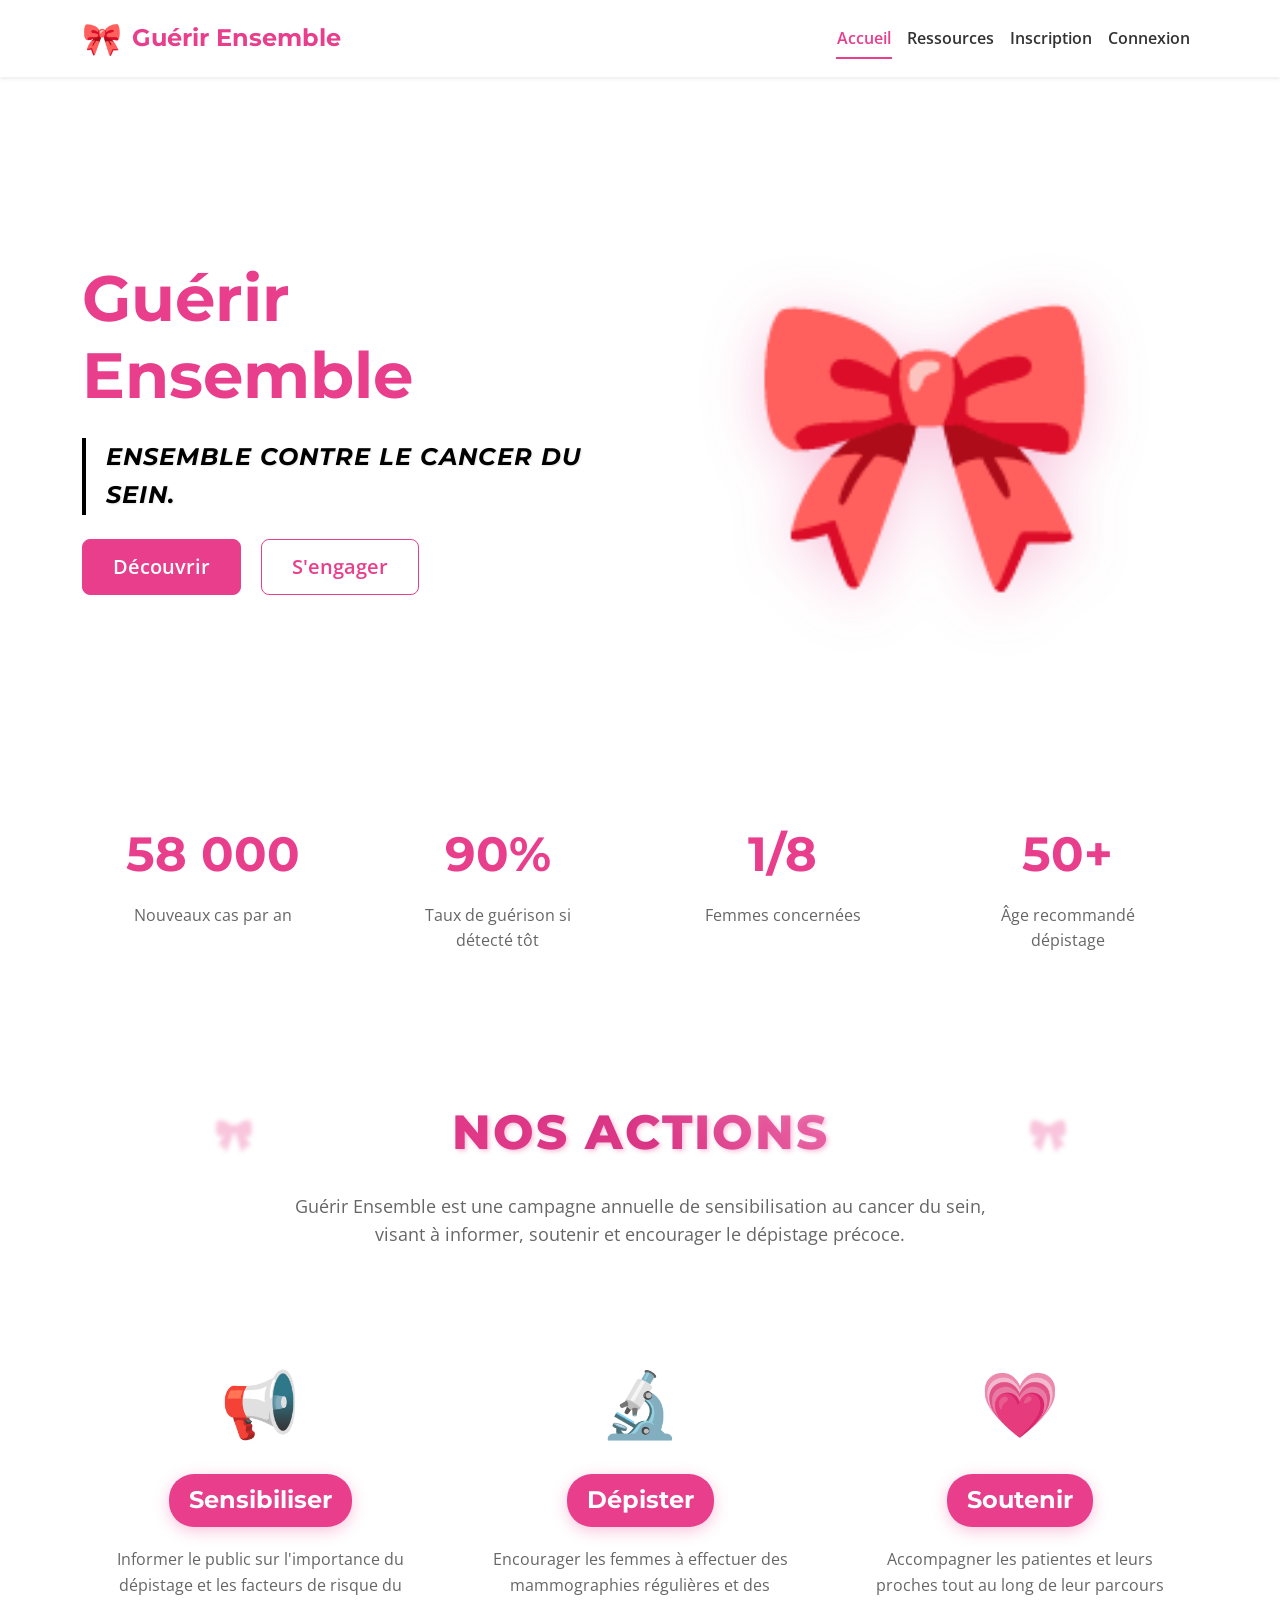
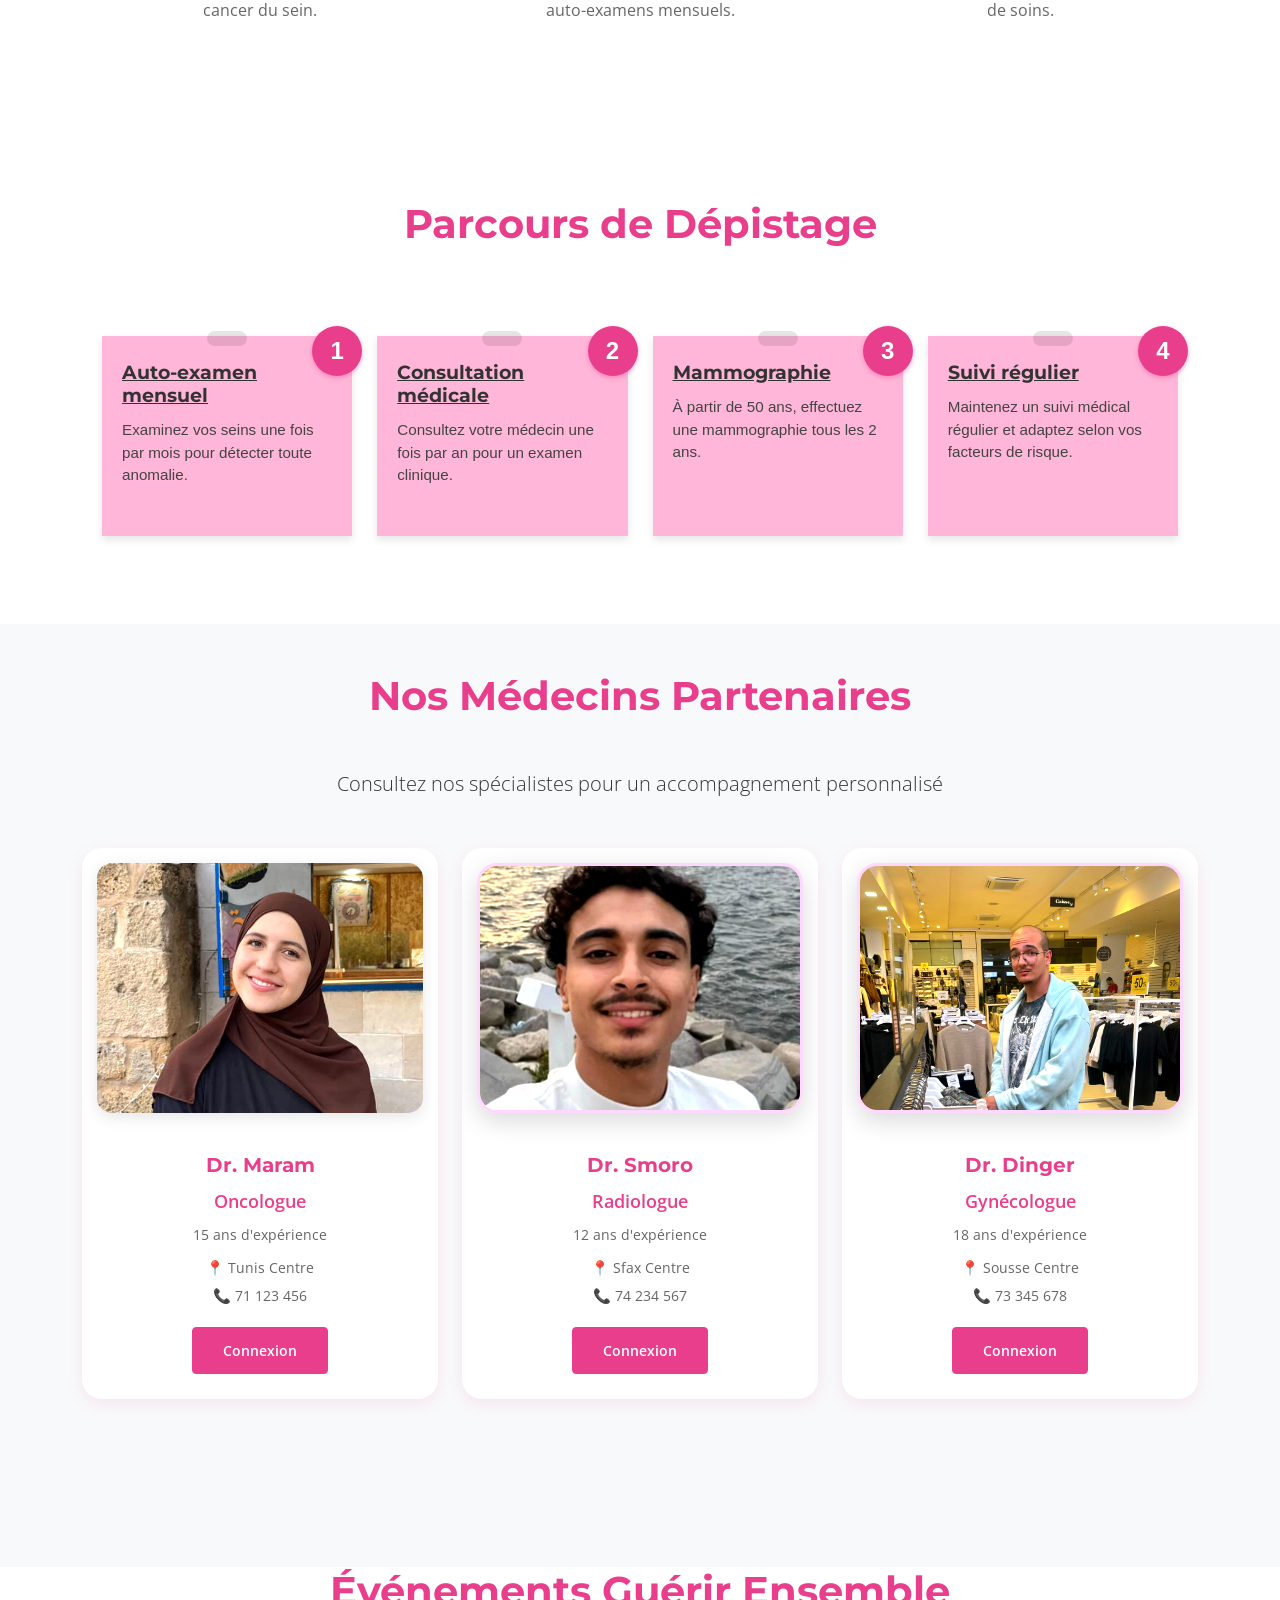
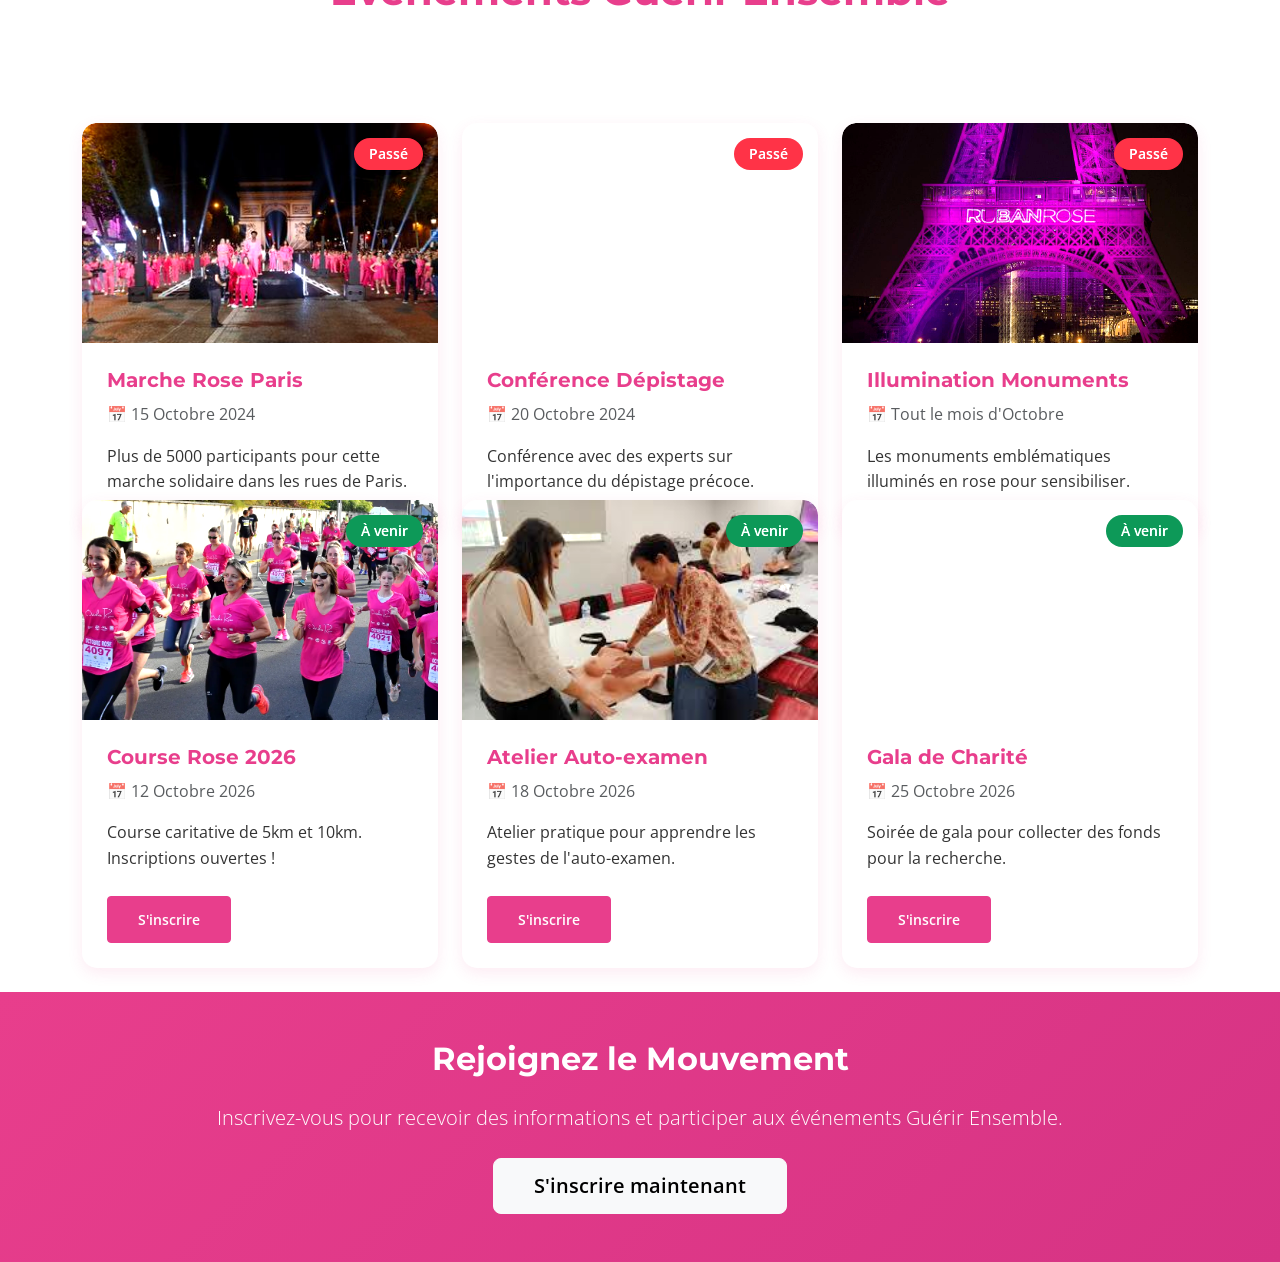
<file: index.html>
<!DOCTYPE html>
<html lang="fr">
<head>
    <meta charset="UTF-8">
    <meta name="viewport" content="width=device-width, initial-scale=1.0">
    <title>Guérir Ensemble - Accueil</title>
    <link href="https://cdn.jsdelivr.net/npm/bootstrap@5.3.0/dist/css/bootstrap.min.css" rel="stylesheet">
    <link href="https://fonts.googleapis.com/css2?family=Montserrat:wght@400;600;700&family=Open+Sans:wght@400;600&display=swap" rel="stylesheet">
    <link rel="stylesheet" href="/css/style.css">
</head>
<body>
    <!-- Navigation -->
    <nav class="navbar navbar-expand-lg navbar-light bg-white sticky-top shadow-sm">
        <div class="container">
            <a class="navbar-brand" href="/">
                <span class="ribbon-logo">🎀</span>
                <span class="brand-text">Guérir Ensemble</span>
            </a>
            <button class="navbar-toggler" type="button" data-bs-toggle="collapse" data-bs-target="#navbarNav">
                <span class="navbar-toggler-icon"></span>
            </button>
            <div class="collapse navbar-collapse" id="navbarNav">
                <ul class="navbar-nav ms-auto">
                    <li class="nav-item"><a class="nav-link active" href="/">Accueil</a></li>
                    <li class="nav-item"><a class="nav-link" href="/html/ressources.html">Ressources</a></li>
                    <li class="nav-item"><a class="nav-link" href="/html/inscription.html">Inscription</a></li>
                    <li class="nav-item"><a class="nav-link" href="/html/connexion.html">Connexion</a></li>
                </ul>
            </div>
        </div>
    </nav>

    <!-- Hero Section -->
    <section class="hero-section">
        <div class="container">
            <div class="row align-items-center">
                <div class="col-lg-6 hero-content">
                    <h1 class="display-3 fw-bold mb-4 animate-fade-in">Guérir Ensemble</h1>
                    <p class="lead mb-4 animate-fade-in-delay hero-subtitle">Ensemble contre le cancer du sein.</p>
                    <div class="hero-buttons animate-fade-in-delay-2">
                        <a href="/html/ressources.html" class="btn btn-primary btn-lg me-3">Découvrir</a>
                        <a href="/html/inscription.html" class="btn btn-outline-primary btn-lg">S'engager</a>
                    </div>
                </div>
                <div class="col-lg-6 text-center">
                    <div class="ribbon-animation">🎀</div>
                </div>
            </div>
        </div>
    </section>

    <!-- Stats Section -->
    <section class="stats-section py-5">
        <div class="container">
            <div class="row text-center">
                <div class="col-md-3 col-sm-6 mb-4">
                    <div class="stat-card">
                        <div class="stat-number">58 000</div>
                        <div class="stat-label">Nouveaux cas par an</div>
                    </div>
                </div>
                <div class="col-md-3 col-sm-6 mb-4">
                    <div class="stat-card">
                        <div class="stat-number">90%</div>
                        <div class="stat-label">Taux de guérison si détecté tôt</div>
                    </div>
                </div>
                <div class="col-md-3 col-sm-6 mb-4">
                    <div class="stat-card">
                        <div class="stat-number">1/8</div>
                        <div class="stat-label">Femmes concernées</div>
                    </div>
                </div>
                <div class="col-md-3 col-sm-6 mb-4">
                    <div class="stat-card">
                        <div class="stat-number">50+</div>
                        <div class="stat-label">Âge recommandé dépistage</div>
                    </div>
                </div>
            </div>
        </div>
    </section>

    <!-- Mission Section -->
    <section class="mission-section py-5">
        <div class="container">
            <div class="row">
                <div class="col-lg-8 mx-auto text-center mb-5">
                    <h2 class="section-title mission-title">Nos Actions</h2>
                    <p class="section-subtitle">
                        Guérir Ensemble est une campagne annuelle de sensibilisation au cancer du sein, 
                        visant à informer, soutenir et encourager le dépistage précoce.
                    </p>
                </div>
            </div>
            <div class="row">
                <div class="col-md-4 mb-4">
                    <div class="mission-card">
                        <div class="mission-icon">📢</div>
                        <h4>Sensibiliser</h4>
                        <p>Informer le public sur l'importance du dépistage et les facteurs de risque du cancer du sein.</p>
                    </div>
                </div>
                <div class="col-md-4 mb-4">
                    <div class="mission-card">
                        <div class="mission-icon">🔬</div>
                        <h4>Dépister</h4>
                        <p>Encourager les femmes à effectuer des mammographies régulières et des auto-examens mensuels.</p>
                    </div>
                </div>
                <div class="col-md-4 mb-4">
                    <div class="mission-card">
                        <div class="mission-icon">💗</div>
                        <h4>Soutenir</h4>
                        <p>Accompagner les patientes et leurs proches tout au long de leur parcours de soins.</p>
                    </div>
                </div>
            </div>
        </div>
    </section>

    <!-- Timeline Section -->
    <section class="timeline-section py-5">
        <div class="container">
            <h2 class="section-title text-center mb-5">Parcours de Dépistage</h2>
            <div class="timeline">
                <div class="timeline-item">
                    <div class="timeline-marker">1</div>
                    <div class="timeline-content">
                        <h5>Auto-examen mensuel</h5>
                        <p>Examinez vos seins une fois par mois pour détecter toute anomalie.</p>
                    </div>
                </div>
                <div class="timeline-item">
                    <div class="timeline-marker">2</div>
                    <div class="timeline-content">
                        <h5>Consultation médicale</h5>
                        <p>Consultez votre médecin une fois par an pour un examen clinique.</p>
                    </div>
                </div>
                <div class="timeline-item">
                    <div class="timeline-marker">3</div>
                    <div class="timeline-content">
                        <h5>Mammographie</h5>
                        <p>À partir de 50 ans, effectuez une mammographie tous les 2 ans.</p>
                    </div>
                </div>
                <div class="timeline-item">
                    <div class="timeline-marker">4</div>
                    <div class="timeline-content">
                        <h5>Suivi régulier</h5>
                        <p>Maintenez un suivi médical régulier et adaptez selon vos facteurs de risque.</p>
                    </div>
                </div>
            </div>
        </div>
    </section>

    <!-- Doctors Section -->
    <section class="doctors-section py-5">
        <div class="container">
            <h2 class="section-title text-center mb-5">Nos Médecins Partenaires</h2>
            <p class="text-center mb-5 lead">Consultez nos spécialistes pour un accompagnement personnalisé</p>
            <div class="row">
                <div class="col-md-4 mb-4">
                    <div class="doctor-card">
                        <div class="doctor-image">
                            <img src="/assets/maram.jpg" alt="Dr. Maram" class="doctor-photo">
                        </div>
                        <div class="doctor-info">
                            <h5>Dr. Maram</h5>
                            <p class="doctor-specialty">Oncologue</p>
                            <p class="doctor-experience">15 ans d'expérience</p>
                            <p class="doctor-location">📍 Tunis Centre</p>
                            <p class="doctor-phone">📞 71 123 456</p>
                            <a href="/html/connexion.html" class="btn btn-primary btn-sm">Connexion</a>
                        </div>
                    </div>
                </div>
                <div class="col-md-4 mb-4">
                    <div class="doctor-card">
                        <div class="doctor-image">
                            <img src="/assets/samer.jpg" alt="Dr. Smoro" class="doctor-photo">
                        </div>
                        <div class="doctor-info">
                            <h5>Dr. Smoro</h5>
                            <p class="doctor-specialty">Radiologue</p>
                            <p class="doctor-experience">12 ans d'expérience</p>
                            <p class="doctor-location">📍 Sfax Centre</p>
                            <p class="doctor-phone">📞 74 234 567</p>
                            <a href="/html/connexion.html" class="btn btn-primary btn-sm">Connexion</a>
                        </div>
                    </div>
                </div>
                <div class="col-md-4 mb-4">
                    <div class="doctor-card">
                        <div class="doctor-image">
                            <img src="/assets/dinger.jpg" alt="Dr. Dinger" class="doctor-photo">
                        </div>
                        <div class="doctor-info">
                            <h5>Dr. Dinger</h5>
                            <p class="doctor-specialty">Gynécologue</p>
                            <p class="doctor-experience">18 ans d'expérience</p>
                            <p class="doctor-location">📍 Sousse Centre</p>
                            <p class="doctor-phone">📞 73 345 678</p>
                            <a href="/html/connexion.html" class="btn btn-primary btn-sm">Connexion</a>
                        </div>
                    </div>
                </div>
            </div>
        </div>
    </section>

    <!-- Events Section -->
    <section class="events-section py-5 bg-light"></section>
        <div class="container">
            <h2 class="section-title text-center mb-5">Événements Guérir Ensemble</h2>
            <div class="row">
                <div class="col-md-4 mb-4">
                    <div class="event-card">
                        <div class="event-image event-img-1">
                            <div class="event-badge passe">Passé</div>
                        </div>
                        <div class="event-content">
                            <h5>Marche Rose Paris</h5>
                            <p class="text-muted">📅 15 Octobre 2024</p>
                            <p>Plus de 5000 participants pour cette marche solidaire dans les rues de Paris.</p>
                        </div>
                    </div>
                </div>
                <div class="col-md-4 mb-4">
                    <div class="event-card">
                        <div class="event-image event-img-2">
                            <div class="event-badge passe">Passé</div>
                        </div>
                        <div class="event-content">
                            <h5>Conférence Dépistage</h5>
                            <p class="text-muted">📅 20 Octobre 2024</p>
                            <p>Conférence avec des experts sur l'importance du dépistage précoce.</p>
                        </div>
                    </div>
                </div>
                <div class="col-md-4 mb-4">
                    <div class="event-card">
                        <div class="event-image event-img-3">
                            <div class="event-badge passe">Passé</div>
                        </div>
                        <div class="event-content">
                            <h5>Illumination Monuments</h5>
                            <p class="text-muted">📅 Tout le mois d'Octobre</p>
                            <p>Les monuments emblématiques illuminés en rose pour sensibiliser.</p>
                        </div>
                    </div>
                </div>
                <div class="col-md-4 mb-4">
                    <div class="event-card">
                        <div class="event-image event-img-4">
                            <div class="event-badge bg-success">À venir</div>
                        </div>
                        <div class="event-content">
                            <h5>Course Rose 2026</h5>
                            <p class="text-muted">📅 12 Octobre 2026</p>
                            <p>Course caritative de 5km et 10km. Inscriptions ouvertes !</p>
                            <a href="/html/inscription.html" class="btn btn-sm btn-primary mt-2">S'inscrire</a>
                        </div>
                    </div>
                </div>
                <div class="col-md-4 mb-4">
                    <div class="event-card">
                        <div class="event-image event-img-5">
                            <div class="event-badge bg-success">À venir</div>
                        </div>
                        <div class="event-content">
                            <h5>Atelier Auto-examen</h5>
                            <p class="text-muted">📅 18 Octobre 2026</p>
                            <p>Atelier pratique pour apprendre les gestes de l'auto-examen.</p>
                            <a href="/html/inscription.html" class="btn btn-sm btn-primary mt-2">S'inscrire</a>
                        </div>
                    </div>
                </div>
                <div class="col-md-4 mb-4">
                    <div class="event-card">
                        <div class="event-image event-img-6">
                            <div class="event-badge bg-success">À venir</div>
                        </div>
                        <div class="event-content">
                            <h5>Gala de Charité</h5>
                            <p class="text-muted">📅 25 Octobre 2026</p>
                            <p>Soirée de gala pour collecter des fonds pour la recherche.</p>
                            <a href="/html/inscription.html" class="btn btn-sm btn-primary mt-2">S'inscrire</a>
                        </div>
                    </div>
                </div>
            </div>
        </div>
    </section>

    <!-- CTA Section -->
    <section class="cta-section py-5">
        <div class="container text-center">
            <h2 class="mb-4">Rejoignez le Mouvement</h2>
            <p class="lead mb-4">Inscrivez-vous pour recevoir des informations et participer aux événements Guérir Ensemble.</p>
            <a href="/html/inscription.html" class="btn btn-light btn-lg">S'inscrire maintenant</a>
        </div>
    </section>
    <script src="https://cdn.jsdelivr.net/npm/bootstrap@5.3.0/dist/js/bootstrap.bundle.min.js"></script>
    <script src="/js/main.js"></script>
    <script src="/js/animations.js"></script>
</body>
</html>
</file>
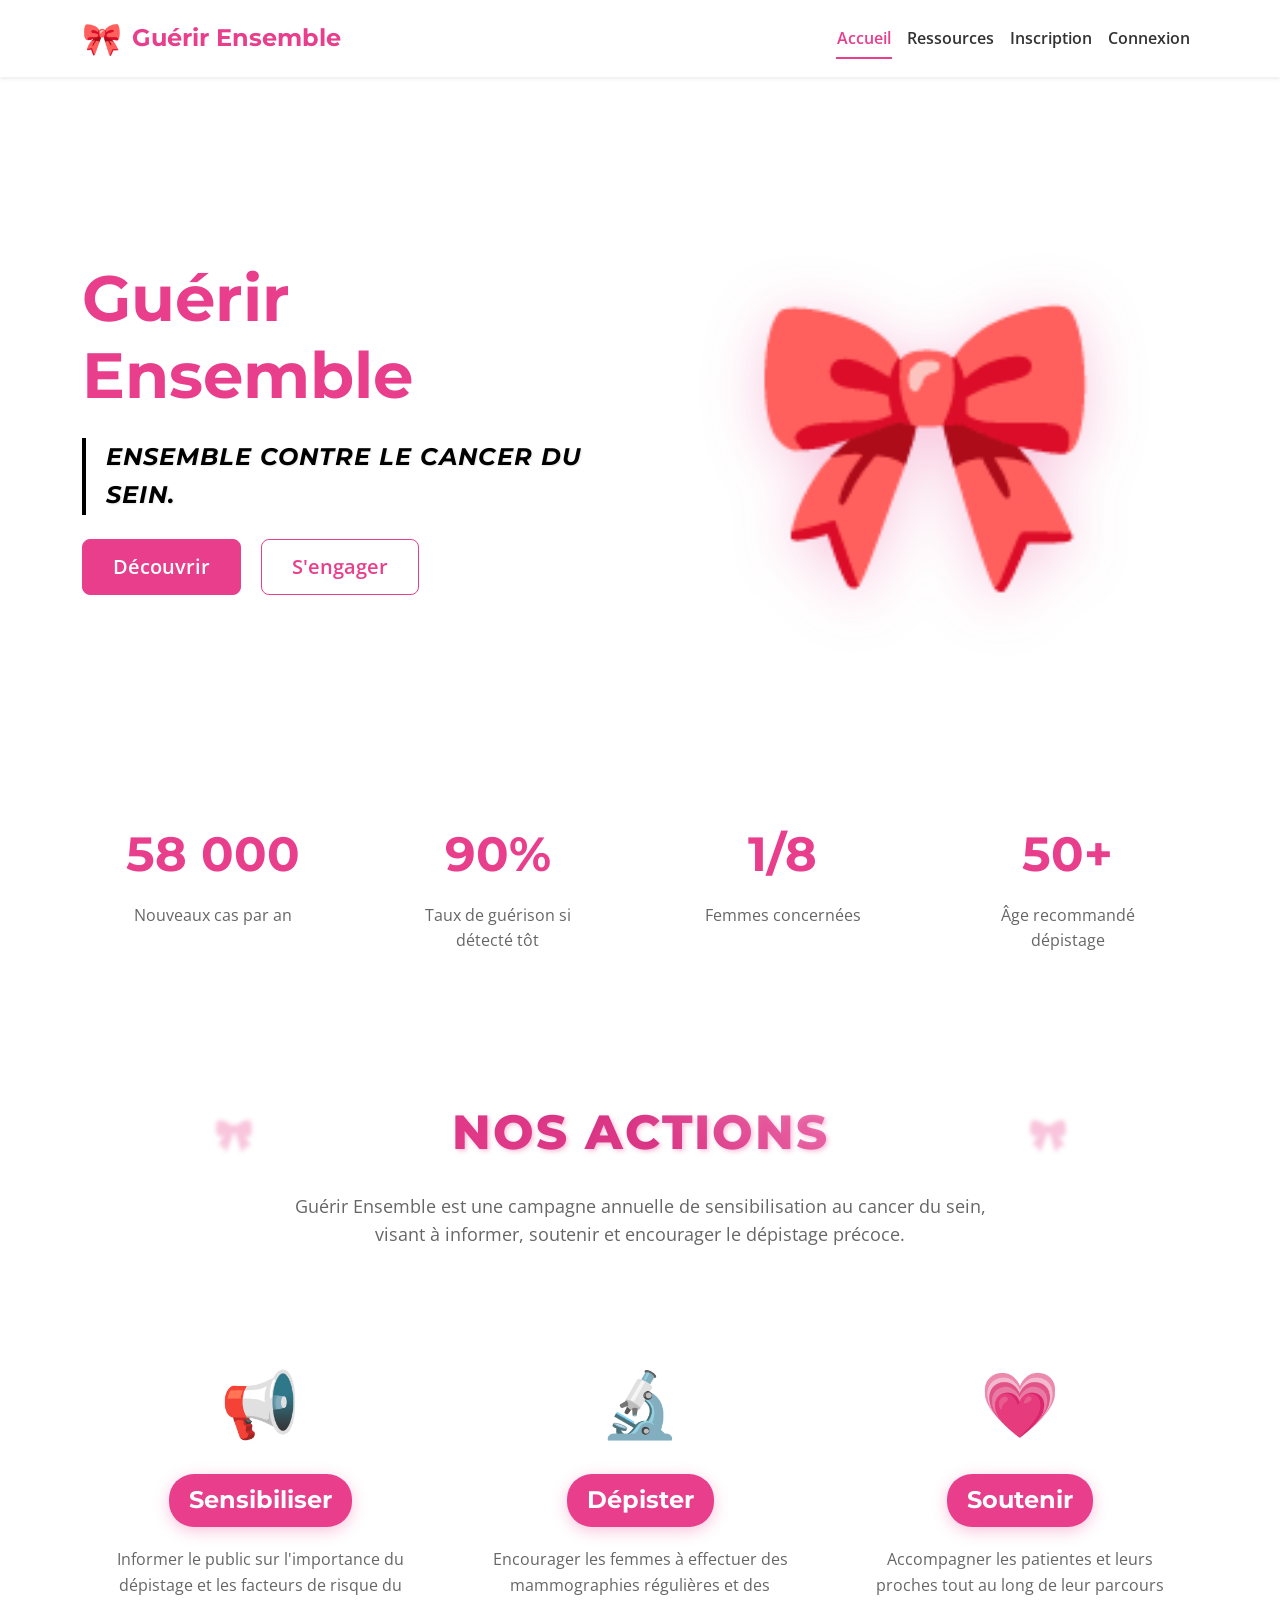
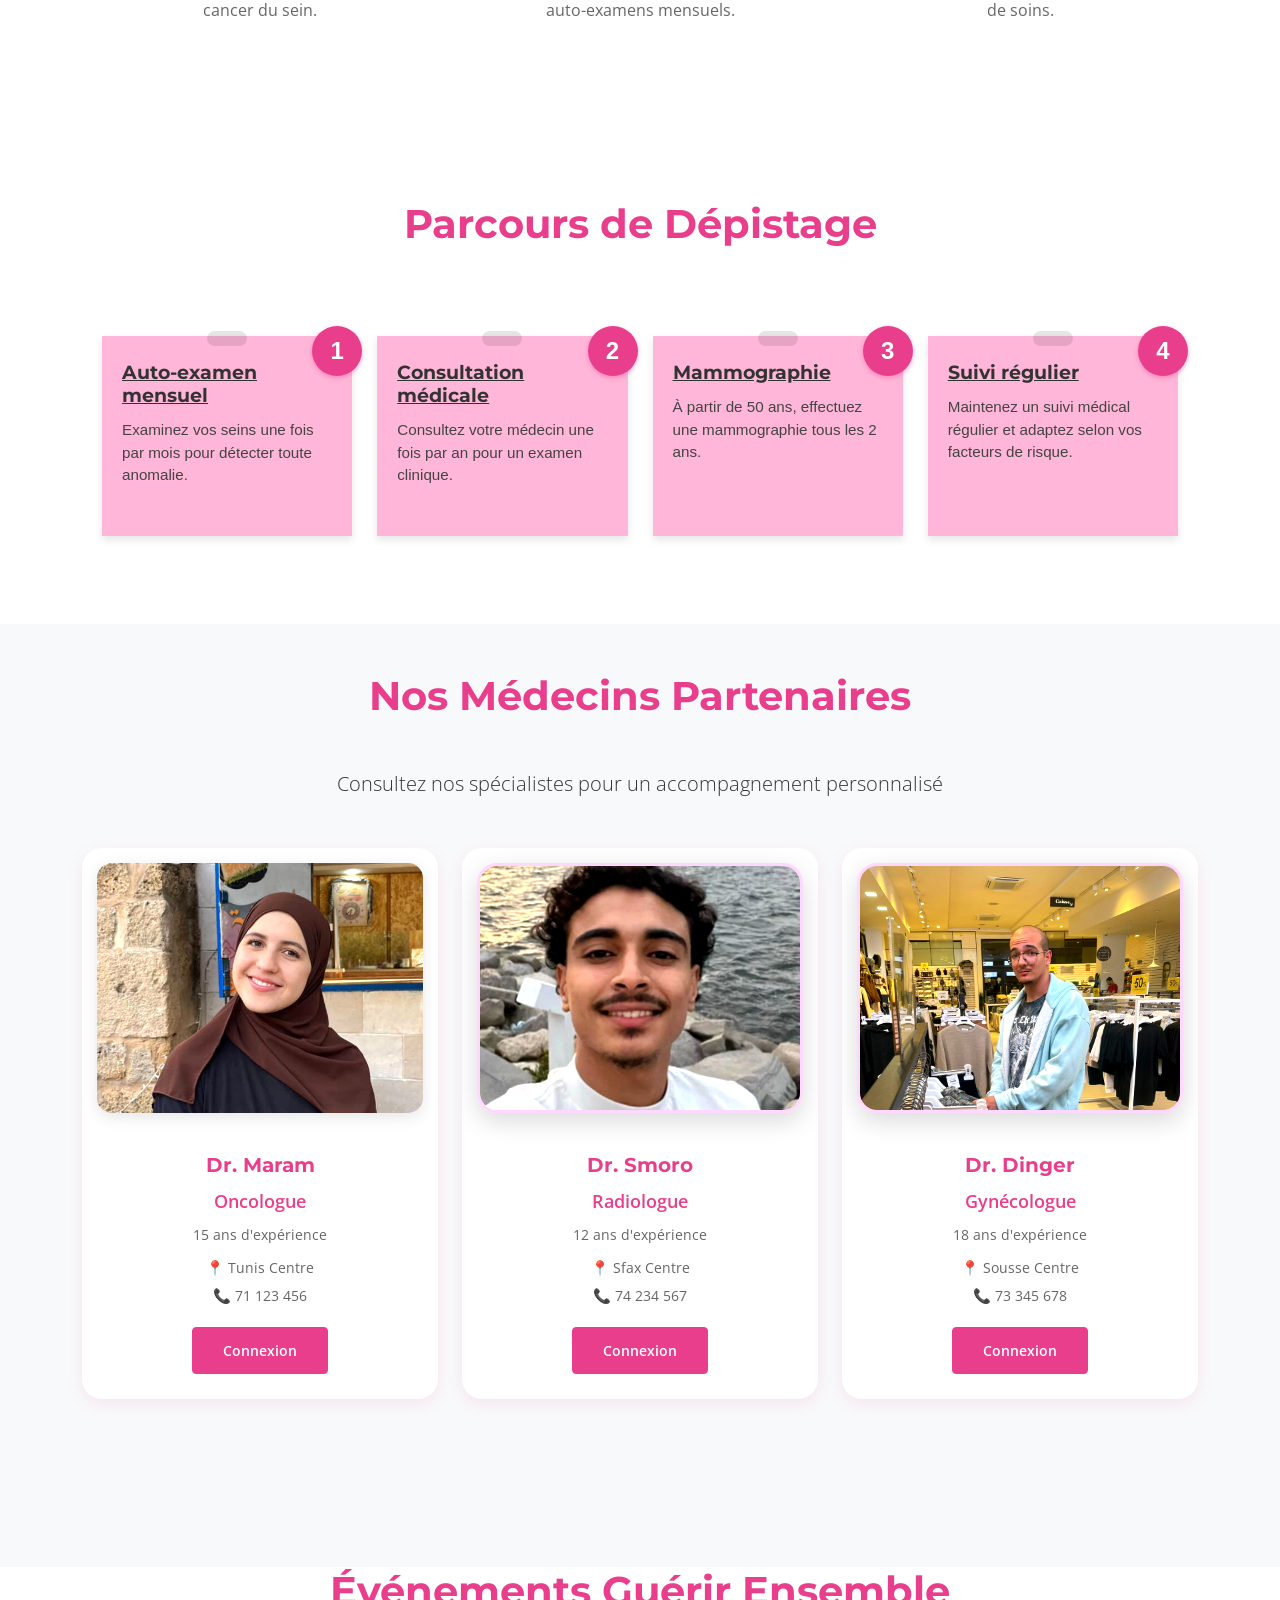
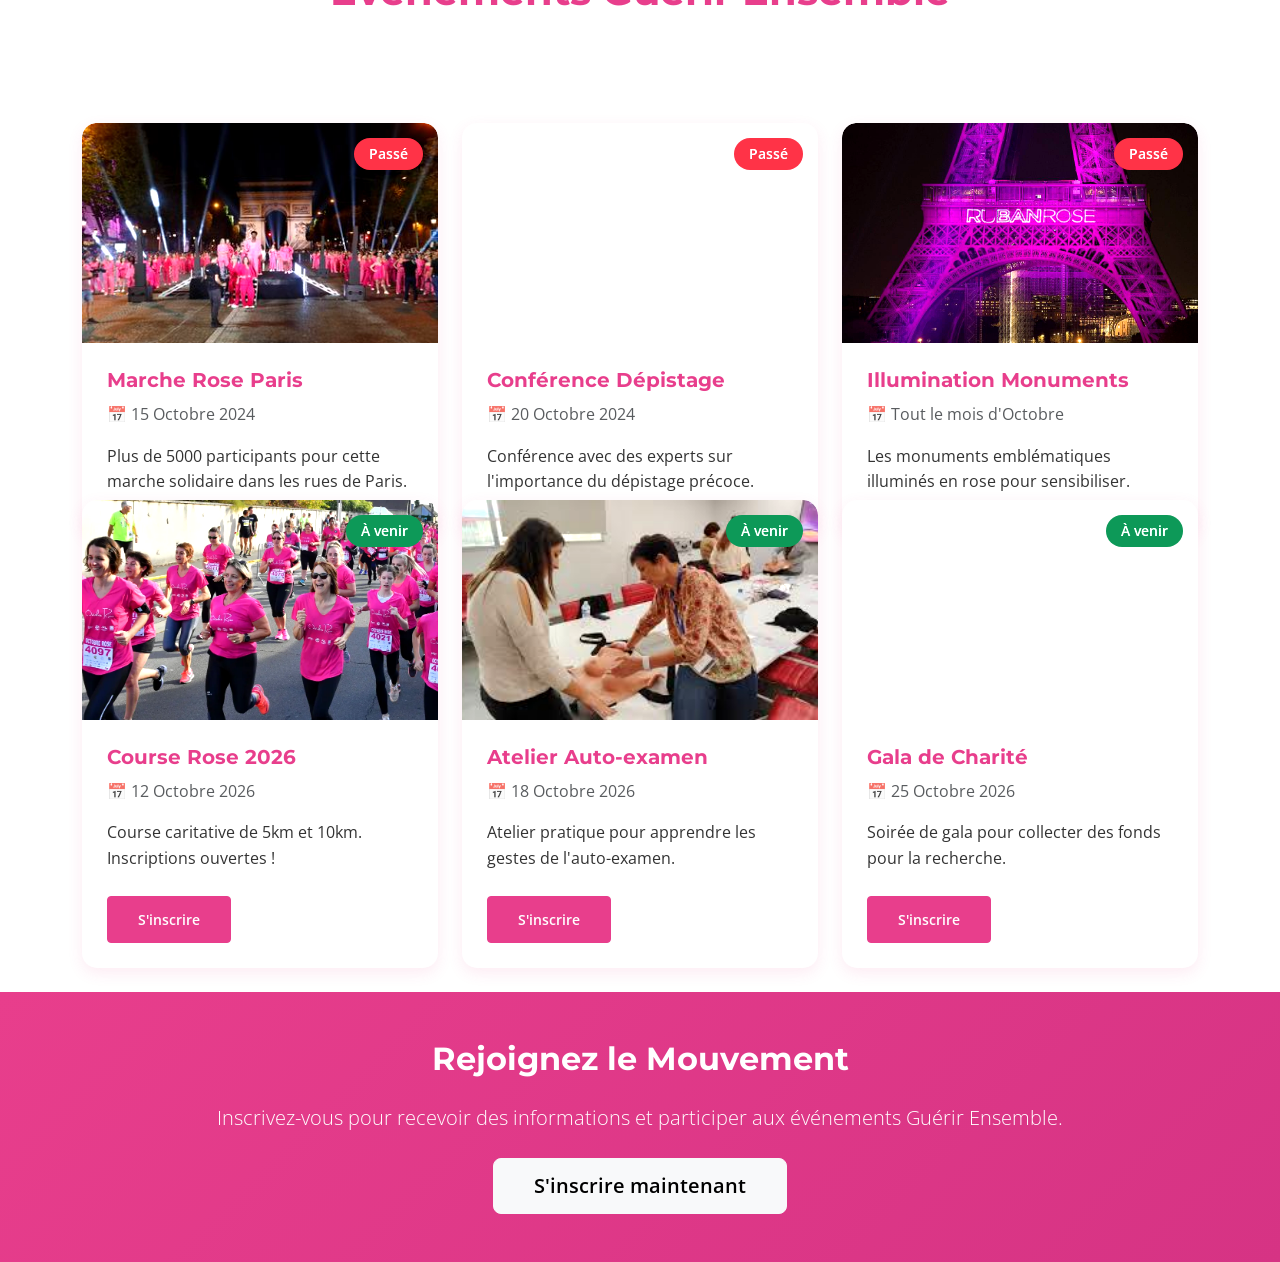
<file: html/index.html>
<!DOCTYPE html>
<html lang="fr">
<head>
    <meta charset="UTF-8">
    <meta name="viewport" content="width=device-width, initial-scale=1.0">
    <title>Guérir Ensemble - Accueil</title>
    <link href="https://cdn.jsdelivr.net/npm/bootstrap@5.3.0/dist/css/bootstrap.min.css" rel="stylesheet">
    <link href="https://fonts.googleapis.com/css2?family=Montserrat:wght@400;600;700&family=Open+Sans:wght@400;600&display=swap" rel="stylesheet">
    <link rel="stylesheet" href="../css/style.css">
</head>
<body>
    <!-- Navigation -->
    <nav class="navbar navbar-expand-lg navbar-light bg-white sticky-top shadow-sm">
        <div class="container">
            <a class="navbar-brand" href="index.html">
                <span class="ribbon-logo">🎀</span>
                <span class="brand-text">Guérir Ensemble</span>
            </a>
            <button class="navbar-toggler" type="button" data-bs-toggle="collapse" data-bs-target="#navbarNav">
                <span class="navbar-toggler-icon"></span>
            </button>
            <div class="collapse navbar-collapse" id="navbarNav">
                <ul class="navbar-nav ms-auto">
                    <li class="nav-item"><a class="nav-link active" href="index.html">Accueil</a></li>
                    <li class="nav-item"><a class="nav-link" href="ressources.html">Ressources</a></li>
                    <li class="nav-item"><a class="nav-link" href="inscription.html">Inscription</a></li>
                    <li class="nav-item"><a class="nav-link" href="connexion.html">Connexion</a></li>

                </ul>
            </div>
        </div>
    </nav>

    <!-- Hero Section -->
    <section class="hero-section">
        <div class="container">
            <div class="row align-items-center">
                <div class="col-lg-6 hero-content">
                    <h1 class="display-3 fw-bold mb-4 animate-fade-in">Guérir Ensemble</h1>
                    <p class="lead mb-4 animate-fade-in-delay hero-subtitle">Ensemble contre le cancer du sein.</p>
                    <div class="hero-buttons animate-fade-in-delay-2">
                        <a href="ressources.html" class="btn btn-primary btn-lg me-3">Découvrir</a>
                        <a href="inscription.html" class="btn btn-outline-primary btn-lg">S'engager</a>
                    </div>
                </div>
                <div class="col-lg-6 text-center">
                    <div class="ribbon-animation">🎀</div>
                </div>
            </div>
        </div>
    </section>

    <!-- Stats Section -->
    <section class="stats-section py-5">
        <div class="container">
            <div class="row text-center">
                <div class="col-md-3 col-sm-6 mb-4">
                    <div class="stat-card">
                        <div class="stat-number">58 000</div>
                        <div class="stat-label">Nouveaux cas par an</div>
                    </div>
                </div>
                <div class="col-md-3 col-sm-6 mb-4">
                    <div class="stat-card">
                        <div class="stat-number">90%</div>
                        <div class="stat-label">Taux de guérison si détecté tôt</div>
                    </div>
                </div>
                <div class="col-md-3 col-sm-6 mb-4">
                    <div class="stat-card">
                        <div class="stat-number">1/8</div>
                        <div class="stat-label">Femmes concernées</div>
                    </div>
                </div>
                <div class="col-md-3 col-sm-6 mb-4">
                    <div class="stat-card">
                        <div class="stat-number">50+</div>
                        <div class="stat-label">Âge recommandé dépistage</div>
                    </div>
                </div>
            </div>
        </div>
    </section>

    <!-- Mission Section -->
    <section class="mission-section py-5">
        <div class="container">
            <div class="row">
                <div class="col-lg-8 mx-auto text-center mb-5">
                    <h2 class="section-title mission-title">Nos Actions</h2>
                    <p class="section-subtitle">
                        Guérir Ensemble est une campagne annuelle de sensibilisation au cancer du sein, 
                        visant à informer, soutenir et encourager le dépistage précoce.
                    </p>
                </div>
            </div>
            <div class="row">
                <div class="col-md-4 mb-4">
                    <div class="mission-card">
                        <div class="mission-icon">📢</div>
                        <h4>Sensibiliser</h4>
                        <p>Informer le public sur l'importance du dépistage et les facteurs de risque du cancer du sein.</p>
                    </div>
                </div>
                <div class="col-md-4 mb-4">
                    <div class="mission-card">
                        <div class="mission-icon">🔬</div>
                        <h4>Dépister</h4>
                        <p>Encourager les femmes à effectuer des mammographies régulières et des auto-examens mensuels.</p>
                    </div>
                </div>
                <div class="col-md-4 mb-4">
                    <div class="mission-card">
                        <div class="mission-icon">💗</div>
                        <h4>Soutenir</h4>
                        <p>Accompagner les patientes et leurs proches tout au long de leur parcours de soins.</p>
                    </div>
                </div>
            </div>
        </div>
    </section>

    <!-- Timeline Section -->
    <section class="timeline-section py-5">
        <div class="container">
            <h2 class="section-title text-center mb-5">Parcours de Dépistage</h2>
            <div class="timeline">
                <div class="timeline-item">
                    <div class="timeline-marker">1</div>
                    <div class="timeline-content">
                        <h5>Auto-examen mensuel</h5>
                        <p>Examinez vos seins une fois par mois pour détecter toute anomalie.</p>
                    </div>
                </div>
                <div class="timeline-item">
                    <div class="timeline-marker">2</div>
                    <div class="timeline-content">
                        <h5>Consultation médicale</h5>
                        <p>Consultez votre médecin une fois par an pour un examen clinique.</p>
                    </div>
                </div>
                <div class="timeline-item">
                    <div class="timeline-marker">3</div>
                    <div class="timeline-content">
                        <h5>Mammographie</h5>
                        <p>À partir de 50 ans, effectuez une mammographie tous les 2 ans.</p>
                    </div>
                </div>
                <div class="timeline-item">
                    <div class="timeline-marker">4</div>
                    <div class="timeline-content">
                        <h5>Suivi régulier</h5>
                        <p>Maintenez un suivi médical régulier et adaptez selon vos facteurs de risque.</p>
                    </div>
                </div>
            </div>
        </div>
    </section>

    <!-- Doctors Section -->
    <section class="doctors-section py-5">
        <div class="container">
            <h2 class="section-title text-center mb-5">Nos Médecins Partenaires</h2>
            <p class="text-center mb-5 lead">Consultez nos spécialistes pour un accompagnement personnalisé</p>
            <div class="row">
                <div class="col-md-4 mb-4">
                    <div class="doctor-card">
                        <div class="doctor-image">
                            <img src="../assets/maram.jpg" alt="Dr. Maram" class="doctor-photo">
                        </div>
                        <div class="doctor-info">
                            <h5>Dr. Maram</h5>
                            <p class="doctor-specialty">Oncologue</p>
                            <p class="doctor-experience">15 ans d'expérience</p>
                            <p class="doctor-location">📍 Tunis Centre</p>
                            <p class="doctor-phone">📞 71 123 456</p>
                            <a href="connexion.html" class="btn btn-primary btn-sm">Connexion</a>
                        </div>
                    </div>
                </div>
                <div class="col-md-4 mb-4">
                    <div class="doctor-card">
                        <div class="doctor-image">
                            <img src="../assets/samer.jpg" alt="Dr. Smoro" class="doctor-photo">
                        </div>
                        <div class="doctor-info">
                            <h5>Dr. Smoro</h5>
                            <p class="doctor-specialty">Radiologue</p>
                            <p class="doctor-experience">12 ans d'expérience</p>
                            <p class="doctor-location">📍 Sfax Centre</p>
                            <p class="doctor-phone">📞 74 234 567</p>
                            <a href="connexion.html" class="btn btn-primary btn-sm">Connexion</a>
                        </div>
                    </div>
                </div>
                <div class="col-md-4 mb-4">
                    <div class="doctor-card">
                        <div class="doctor-image">
                            <img src="../assets/dinger.jpg" alt="Dr. Dinger" class="doctor-photo">
                        </div>
                        <div class="doctor-info">
                            <h5>Dr. Dinger</h5>
                            <p class="doctor-specialty">Gynécologue</p>
                            <p class="doctor-experience">18 ans d'expérience</p>
                            <p class="doctor-location">📍 Sousse Centre</p>
                            <p class="doctor-phone">📞 73 345 678</p>
                            <a href="connexion.html" class="btn btn-primary btn-sm">Connexion</a>
                        </div>
                    </div>
                </div>
            </div>

        </div>
    </section>

    <!-- Events Section -->
    <section class="events-section py-5 bg-light"></section>
        <div class="container">
            <h2 class="section-title text-center mb-5">Événements Guérir Ensemble</h2>
            <div class="row">
                <div class="col-md-4 mb-4">
                    <div class="event-card">
                        <div class="event-image event-img-1">
                            <div class="event-badge passe">Passé</div>
                        </div>
                        <div class="event-content">
                            <h5>Marche Rose Paris</h5>
                            <p class="text-muted">📅 15 Octobre 2024</p>
                            <p>Plus de 5000 participants pour cette marche solidaire dans les rues de Paris.</p>
                        </div>
                    </div>
                </div>
                <div class="col-md-4 mb-4">
                    <div class="event-card">
                        <div class="event-image event-img-2">
                            <div class="event-badge passe">Passé</div>
                        </div>
                        <div class="event-content">
                            <h5>Conférence Dépistage</h5>
                            <p class="text-muted">📅 20 Octobre 2024</p>
                            <p>Conférence avec des experts sur l'importance du dépistage précoce.</p>
                        </div>
                    </div>
                </div>
                <div class="col-md-4 mb-4">
                    <div class="event-card">
                        <div class="event-image event-img-3">
                            <div class="event-badge passe">Passé</div>
                        </div>
                        <div class="event-content">
                            <h5>Illumination Monuments</h5>
                            <p class="text-muted">📅 Tout le mois d'Octobre</p>
                            <p>Les monuments emblématiques illuminés en rose pour sensibiliser.</p>
                        </div>
                    </div>
                </div>
                <div class="col-md-4 mb-4">
                    <div class="event-card">
                        <div class="event-image event-img-4">
                            <div class="event-badge bg-success">À venir</div>
                        </div>
                        <div class="event-content">
                            <h5>Course Rose 2026</h5>
                            <p class="text-muted">📅 12 Octobre 2026</p>
                            <p>Course caritative de 5km et 10km. Inscriptions ouvertes !</p>
                            <a href="inscription.html" class="btn btn-sm btn-primary mt-2">S'inscrire</a>
                        </div>
                    </div>
                </div>
                <div class="col-md-4 mb-4">
                    <div class="event-card">
                        <div class="event-image event-img-5">
                            <div class="event-badge bg-success">À venir</div>
                        </div>
                        <div class="event-content">
                            <h5>Atelier Auto-examen</h5>
                            <p class="text-muted">📅 18 Octobre 2026</p>
                            <p>Atelier pratique pour apprendre les gestes de l'auto-examen.</p>
                            <a href="inscription.html" class="btn btn-sm btn-primary mt-2">S'inscrire</a>
                        </div>
                    </div>
                </div>
                <div class="col-md-4 mb-4">
                    <div class="event-card">
                        <div class="event-image event-img-6">
                            <div class="event-badge bg-success">À venir</div>
                        </div>
                        <div class="event-content">
                            <h5>Gala de Charité</h5>
                            <p class="text-muted">📅 25 Octobre 2026</p>
                            <p>Soirée de gala pour collecter des fonds pour la recherche.</p>
                            <a href="inscription.html" class="btn btn-sm btn-primary mt-2">S'inscrire</a>
                        </div>
                    </div>
                </div>
            </div>
        </div>
    </section>

    <!-- CTA Section -->
    <section class="cta-section py-5">
        <div class="container text-center">
            <h2 class="mb-4">Rejoignez le Mouvement</h2>
            <p class="lead mb-4">Inscrivez-vous pour recevoir des informations et participer aux événements Guérir Ensemble.</p>
            <a href="inscription.html" class="btn btn-light btn-lg">S'inscrire maintenant</a>
        </div>
    </section>
    <script src="https://cdn.jsdelivr.net/npm/bootstrap@5.3.0/dist/js/bootstrap.bundle.min.js"></script>
    <script src="../js/main.js"></script>
    <script src="../js/animations.js"></script>
</body>
</html>
</file>
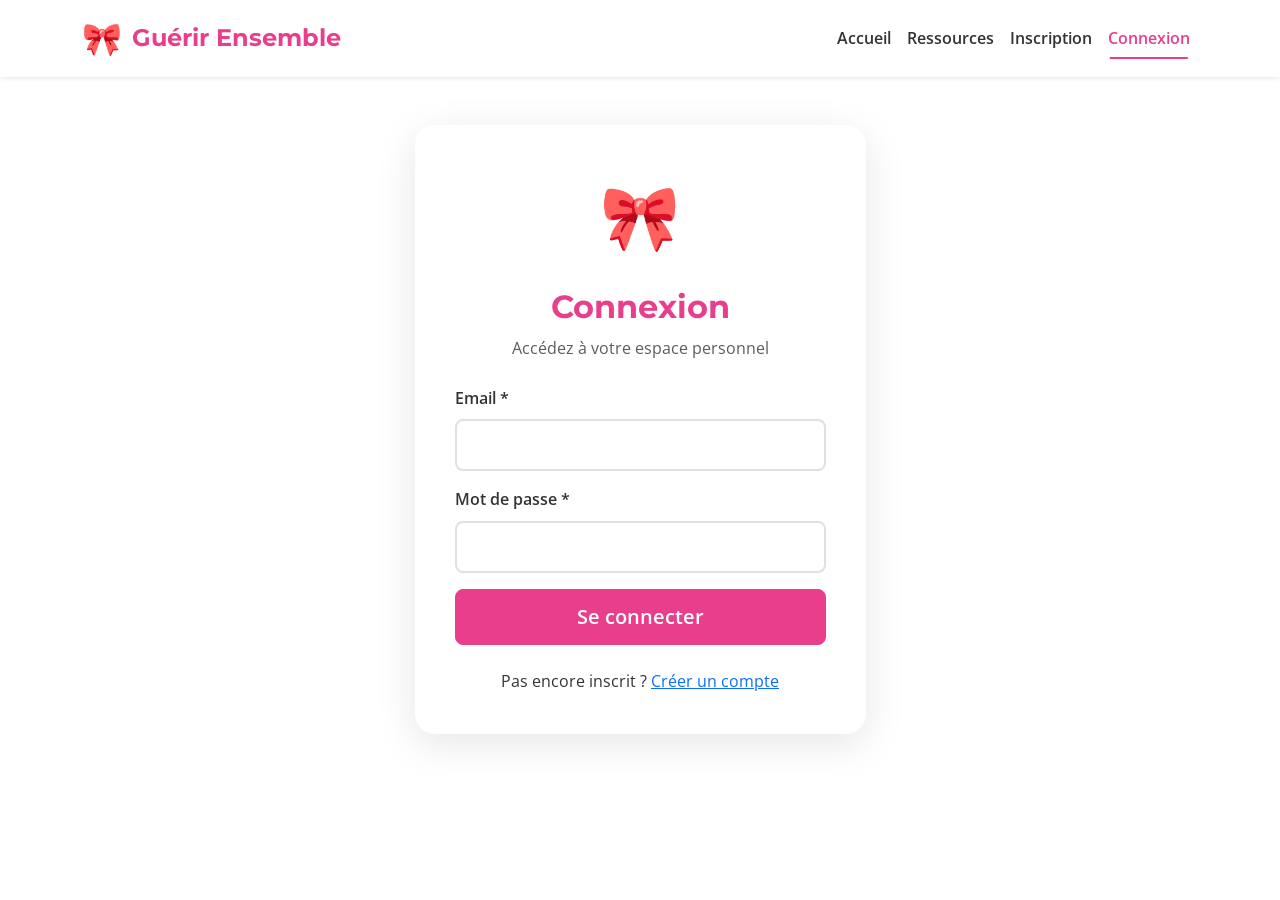
<file: html/connexion.html>
<!DOCTYPE html>
<html lang="fr">
<head>
    <meta charset="UTF-8">
    <meta name="viewport" content="width=device-width, initial-scale=1.0">
    <title>Connexion - Guérir Ensemble</title>
    <link href="https://cdn.jsdelivr.net/npm/bootstrap@5.3.0/dist/css/bootstrap.min.css" rel="stylesheet">
    <link href="https://fonts.googleapis.com/css2?family=Montserrat:wght@400;600;700&family=Open+Sans:wght@400;600&display=swap" rel="stylesheet">
    <link rel="stylesheet" href="/css/style.css">
</head>
<body>
    <!-- Navigation -->
    <nav class="navbar navbar-expand-lg navbar-light bg-white sticky-top shadow-sm">
        <div class="container">
            <a class="navbar-brand" href="/">
                <span class="ribbon-logo">🎀</span>
                <span class="brand-text">Guérir Ensemble</span>
            </a>
            <button class="navbar-toggler" type="button" data-bs-toggle="collapse" data-bs-target="#navbarNav">
                <span class="navbar-toggler-icon"></span>
            </button>
            <div class="collapse navbar-collapse" id="navbarNav">
                <ul class="navbar-nav ms-auto">
                    <li class="nav-item"><a class="nav-link" href="/">Accueil</a></li>
                    <li class="nav-item"><a class="nav-link" href="/html/ressources.html">Ressources</a></li>
                    <li class="nav-item"><a class="nav-link" href="/html/inscription.html">Inscription</a></li>
                    <li class="nav-item"><a class="nav-link active" href="/html/connexion.html">Connexion</a></li>
                </ul>
            </div>
        </div>
    </nav>
    <!-- Login Section -->
    <section class="form-section py-5">
        <div class="container">
            <div class="row justify-content-center">
                <div class="col-lg-5 col-md-7">
                    <div class="form-container">
                        <div class="text-center mb-4">
                            <div class="form-icon">🎀</div>
                            <h2 class="form-title">Connexion</h2>
                            <p class="text-muted">Accédez à votre espace personnel</p>
                        </div>
                        <form id="loginForm" novalidate>
                            <div class="mb-3">
                                <label for="loginEmail" class="form-label">Email *</label>
                                <input type="email" class="form-control" id="loginEmail" required>
                                <div class="invalid-feedback">Veuillez entrer une adresse email valide.</div>
                            </div>
                            <div class="mb-3">
                                <label for="loginPassword" class="form-label">Mot de passe *</label>
                                <input type="password" class="form-control" id="loginPassword" required>
                                <div class="invalid-feedback">Veuillez entrer votre mot de passe.</div>
                            </div>
                            <button type="submit" class="btn btn-primary w-100 btn-lg">Se connecter</button>
                        </form>

                        <div class="text-center mt-4">
                            <p class="mb-0">Pas encore inscrit ? <a href="/html/inscription.html" class="text-primary">Créer un compte</a></p>
                        </div>

                        <div id="loginError" class="alert alert-danger mt-4" style="display: none;">
                            <strong>✗ Erreur de connexion</strong><br>
                            Email ou mot de passe incorrect.
                        </div>

                        <div id="loginSuccess" class="alert alert-success mt-4" style="display: none;">
                            <strong>✓ Connexion réussie !</strong><br>
                            Bienvenue <span id="welcomeName"></span> ! Redirection en cours...
                        </div>
                    </div>
                </div>
            </div>
        </div>
    </section>
    <script src="https://cdn.jsdelivr.net/npm/bootstrap@5.3.0/dist/js/bootstrap.bundle.min.js"></script>
    <script src="/js/main.js"></script>
    <script src="/js/login.js"></script>
</body>
</html>
</file>
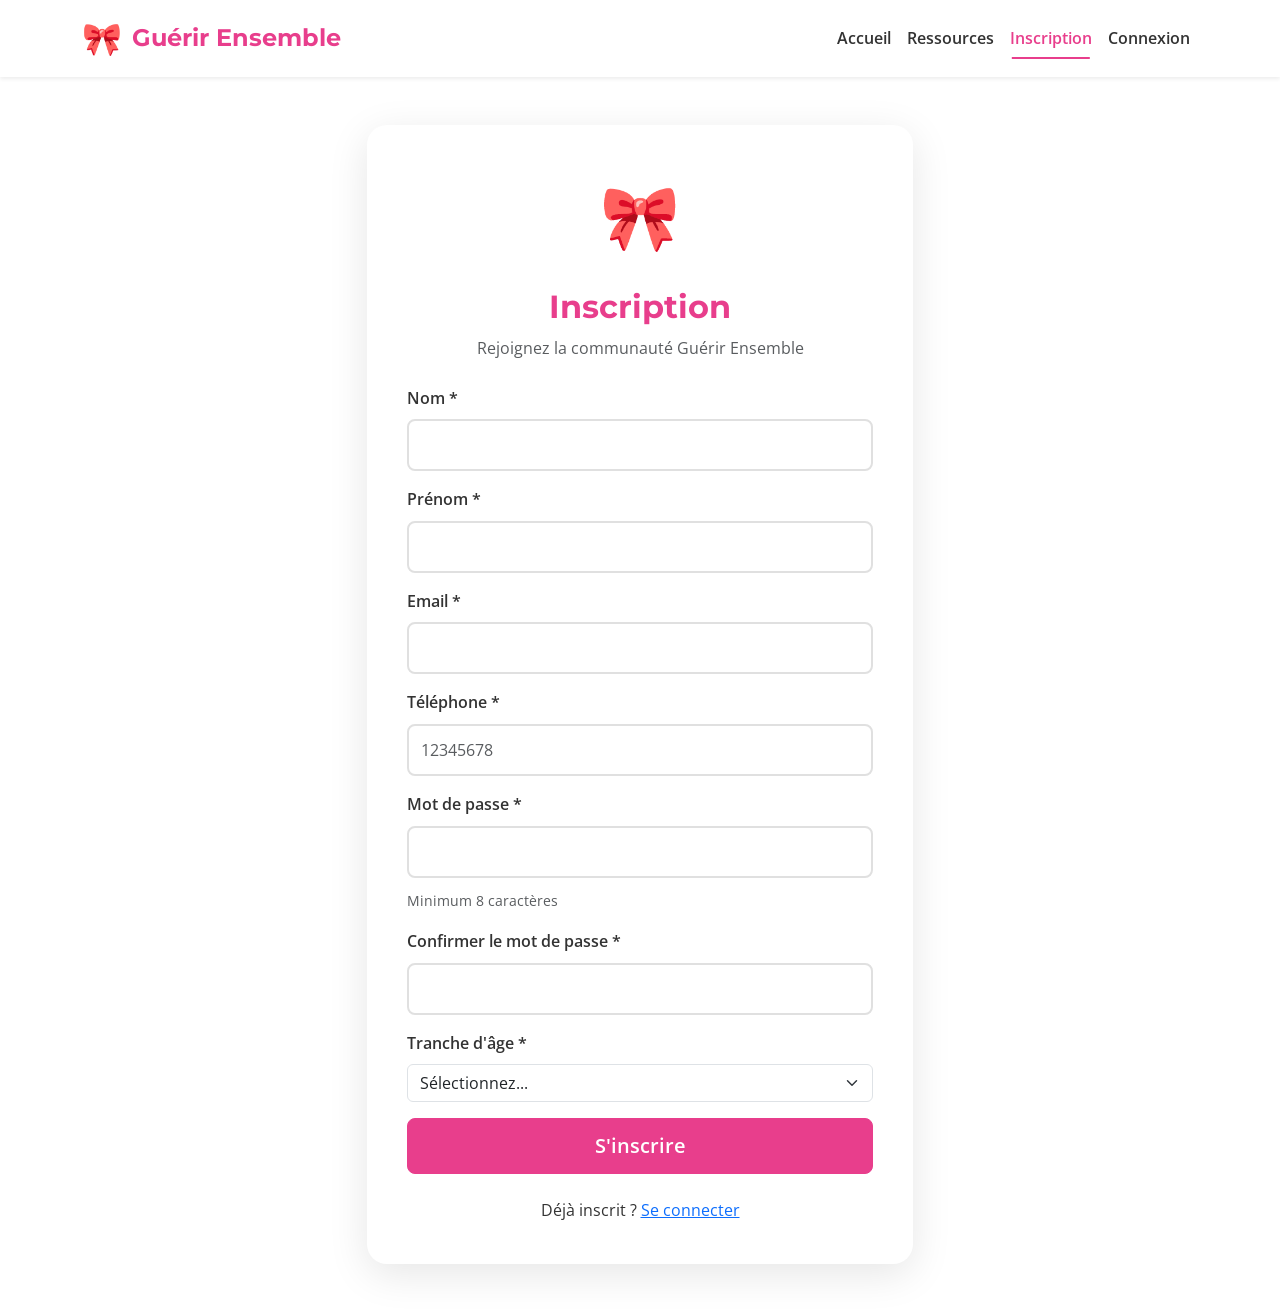
<file: html/inscription.html>
<!DOCTYPE html>
<html lang="fr">
<head>
    <meta charset="UTF-8">
    <meta name="viewport" content="width=device-width, initial-scale=1.0">
    <title>Inscription - Guérir Ensemble</title>
    <link href="https://cdn.jsdelivr.net/npm/bootstrap@5.3.0/dist/css/bootstrap.min.css" rel="stylesheet">
    <link href="https://fonts.googleapis.com/css2?family=Montserrat:wght@400;600;700&family=Open+Sans:wght@400;600&display=swap" rel="stylesheet">
    <link rel="stylesheet" href="/css/style.css">
</head>
<body>
    <!-- Navigation -->
    <nav class="navbar navbar-expand-lg navbar-light bg-white sticky-top shadow-sm">
        <div class="container">
            <a class="navbar-brand" href="/">
                <span class="ribbon-logo">🎀</span>
                <span class="brand-text">Guérir Ensemble</span>
            </a>
            <button class="navbar-toggler" type="button" data-bs-toggle="collapse" data-bs-target="#navbarNav">
                <span class="navbar-toggler-icon"></span>
            </button>
            <div class="collapse navbar-collapse" id="navbarNav">
                <ul class="navbar-nav ms-auto">
                    <li class="nav-item"><a class="nav-link" href="/">Accueil</a></li>
                    <li class="nav-item"><a class="nav-link" href="/html/ressources.html">Ressources</a></li>
                    <li class="nav-item"><a class="nav-link active" href="/html/inscription.html">Inscription</a></li>
                    <li class="nav-item"><a class="nav-link" href="/html/connexion.html">Connexion</a></li>
                </ul>
            </div>
        </div>
    </nav>

    <!-- Registration Section -->
    <section class="form-section py-5">
        <div class="container">
            <div class="row justify-content-center">
                <div class="col-lg-6 col-md-8">
                    <div class="form-container">
                        <div class="text-center mb-4">
                            <div class="form-icon">🎀</div>
                            <h2 class="form-title">Inscription</h2>
                            <p class="text-muted">Rejoignez la communauté Guérir Ensemble</p>
                        </div>

                        <form id="registrationForm" novalidate>
                            <div class="mb-3">
                                <label for="nom" class="form-label">Nom *</label>
                                <input type="text" class="form-control" id="nom" required>
                                <div class="invalid-feedback">Veuillez entrer votre nom (minimum 2 caractères).</div>
                                <div class="valid-feedback">✓</div>
                            </div>

                            <div class="mb-3">
                                <label for="prenom" class="form-label">Prénom *</label>
                                <input type="text" class="form-control" id="prenom" required>
                                <div class="invalid-feedback">Veuillez entrer votre prénom (minimum 2 caractères).</div>
                                <div class="valid-feedback">✓</div>
                            </div>

                            <div class="mb-3">
                                <label for="email" class="form-label">Email *</label>
                                <input type="email" class="form-control" id="email" required>
                                <div class="invalid-feedback">Veuillez entrer une adresse email valide.</div>
                                <div class="valid-feedback">✓</div>
                            </div>

                            <div class="mb-3">
                                <label for="telephone" class="form-label">Téléphone *</label>
                                <input type="tel" class="form-control" id="telephone" placeholder="12345678" required>
                                <div class="invalid-feedback">Format invalide (8 chiffres requis).</div>
                                <div class="valid-feedback">✓</div>
                            </div>

                            <div class="mb-3">
                                <label for="password" class="form-label">Mot de passe *</label>
                                <input type="password" class="form-control" id="password" required>
                                <div class="password-strength" id="passwordStrength"></div>
                                <div class="invalid-feedback">Le mot de passe doit contenir au moins 8 caractères.</div>
                                <div class="valid-feedback">✓</div>
                                <small class="form-text text-muted">Minimum 8 caractères</small>
                            </div>

                            <div class="mb-3">
                                <label for="confirmPassword" class="form-label">Confirmer le mot de passe *</label>
                                <input type="password" class="form-control" id="confirmPassword" required>
                                <div class="invalid-feedback">Les mots de passe ne correspondent pas.</div>
                                <div class="valid-feedback">✓</div>
                            </div>

                            <div class="mb-3">
                                <label for="age" class="form-label">Tranche d'âge *</label>
                                <select class="form-select" id="age" required>
                                    <option value="">Sélectionnez...</option>
                                    <option value="18-30">18-30 ans</option>
                                    <option value="31-40">31-40 ans</option>
                                    <option value="41-50">41-50 ans</option>
                                    <option value="51-60">51-60 ans</option>
                                    <option value="61+">61 ans et plus</option>
                                </select>
                                <div class="invalid-feedback">Veuillez sélectionner votre tranche d'âge.</div>
                                <div class="valid-feedback">✓</div>
                            </div>



                            <button type="submit" class="btn btn-primary w-100 btn-lg">S'inscrire</button>
                        </form>

                        <div class="text-center mt-4">
                            <p class="mb-0">Déjà inscrit ? <a href="/html/connexion.html" class="text-primary">Se connecter</a></p>
                        </div>

                        <div id="successMessage" class="alert alert-success mt-4" style="display: none;">
                            <strong>✓ Inscription réussie !</strong><br>
                            Vous allez être redirigé vers la page de connexion...
                        </div>
                    </div>
                </div>
            </div>
        </div>
    </section>



    <script src="https://cdn.jsdelivr.net/npm/bootstrap@5.3.0/dist/js/bootstrap.bundle.min.js"></script>
    <script src="/js/main.js"></script>
    <script src="/js/registration.js"></script>
</body>
</html>
</file>
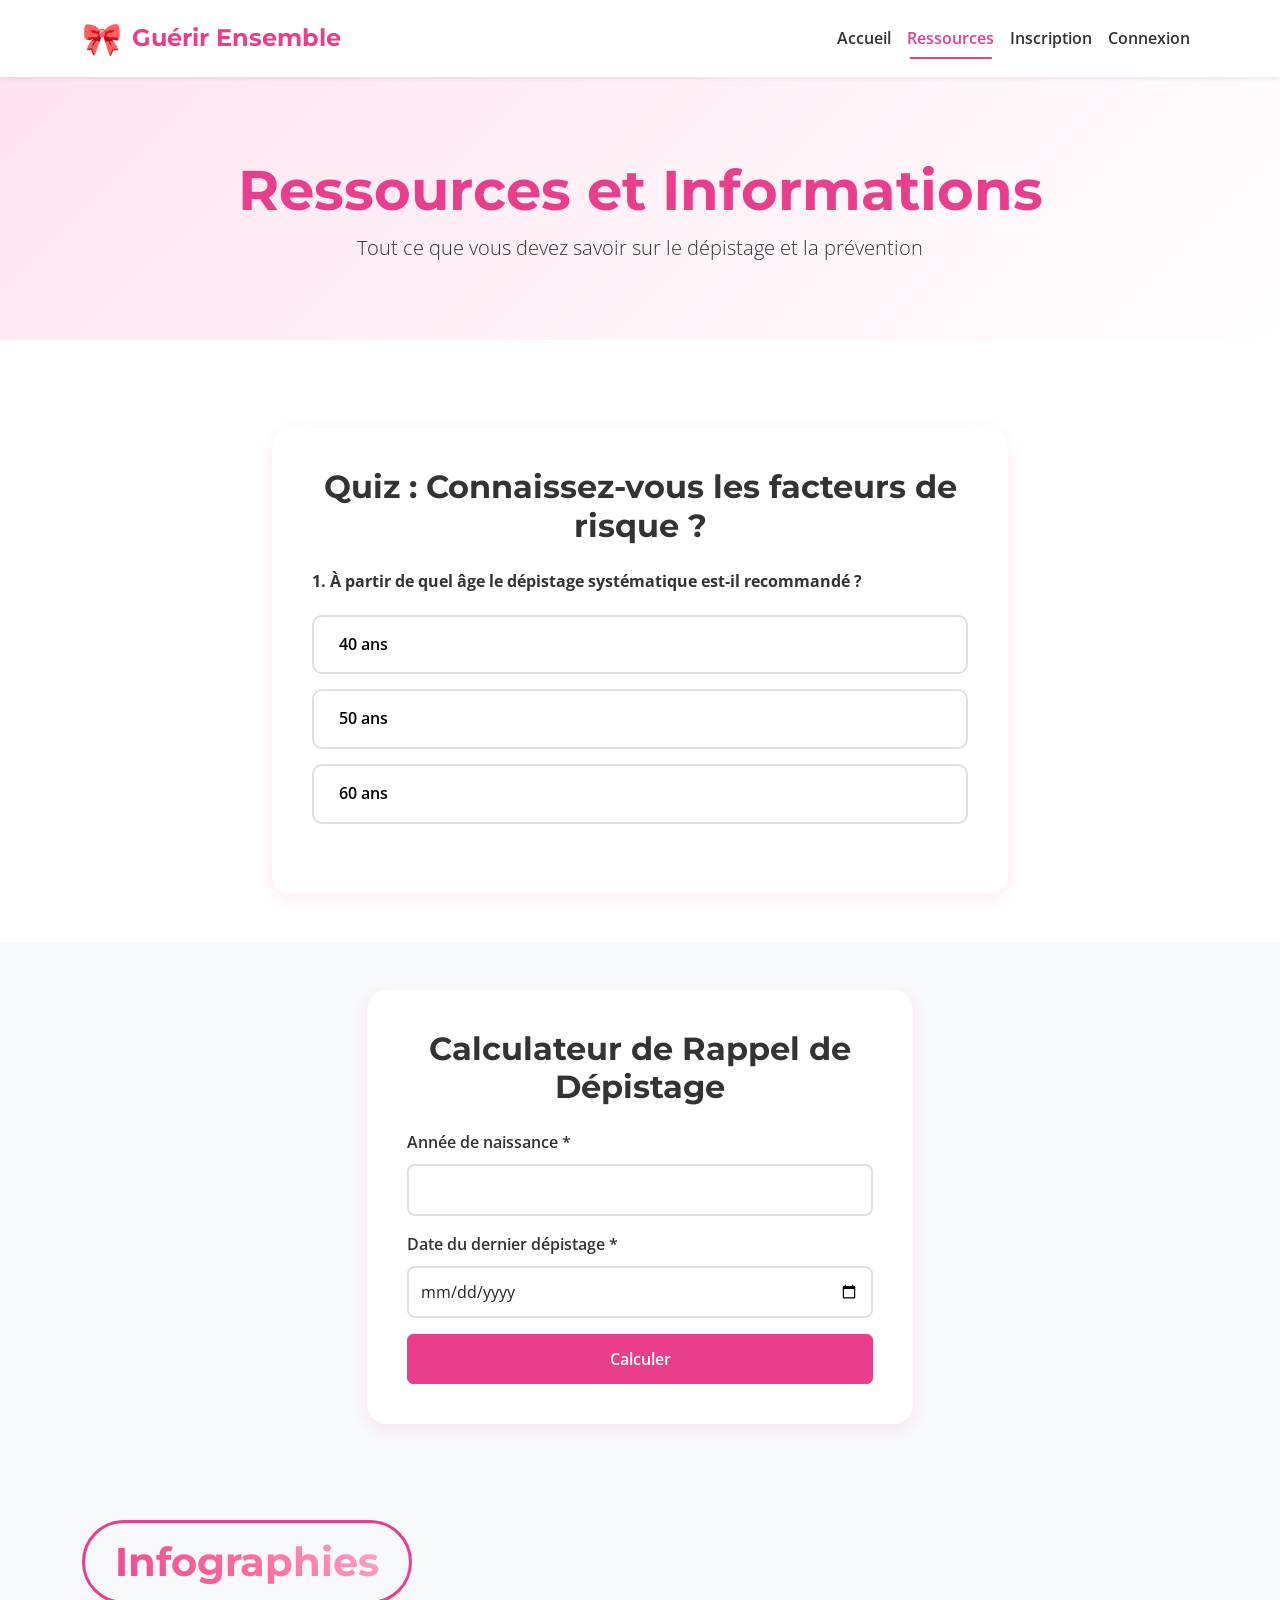
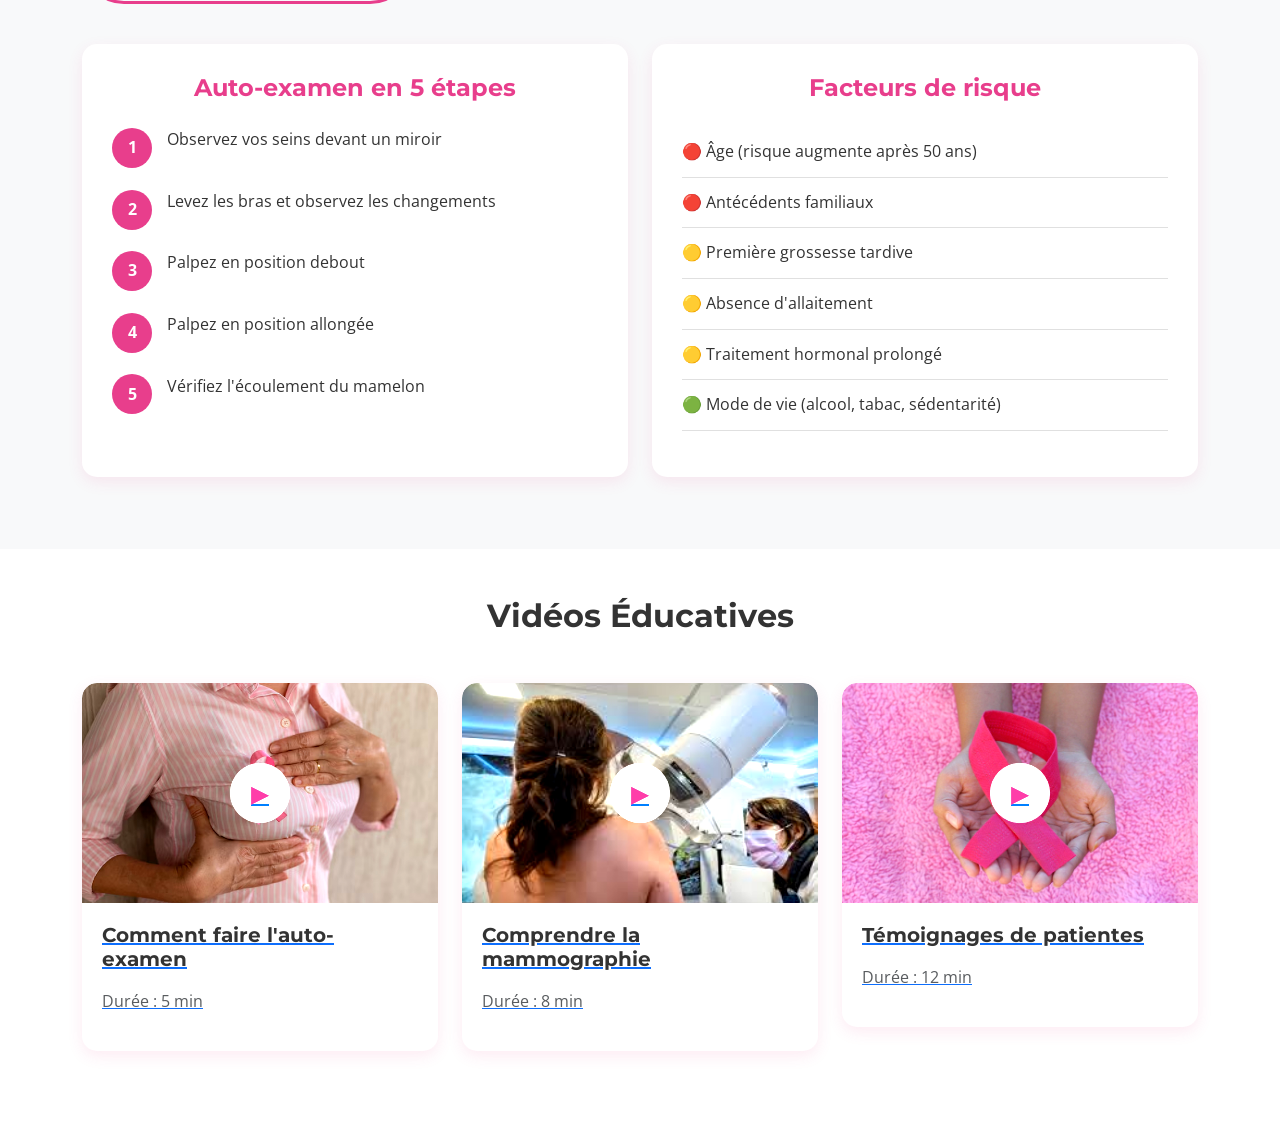
<file: html/ressources.html>
<!DOCTYPE html>
<html lang="fr">
<head>
    <meta charset="UTF-8">
    <meta name="viewport" content="width=device-width, initial-scale=1.0">
    <title>Ressources - Guérir Ensemble</title>
    <link href="https://cdn.jsdelivr.net/npm/bootstrap@5.3.0/dist/css/bootstrap.min.css" rel="stylesheet">
    <link href="https://fonts.googleapis.com/css2?family=Montserrat:wght@400;600;700&family=Open+Sans:wght@400;600&display=swap" rel="stylesheet">
    <link rel="stylesheet" href="/css/style.css">
</head>
<body>
    <!-- Navigation -->
    <nav class="navbar navbar-expand-lg navbar-light bg-white sticky-top shadow-sm">
        <div class="container">
            <a class="navbar-brand" href="/">
                <span class="ribbon-logo">🎀</span>
                <span class="brand-text">Guérir Ensemble</span>
            </a>
            <button class="navbar-toggler" type="button" data-bs-toggle="collapse" data-bs-target="#navbarNav">
                <span class="navbar-toggler-icon"></span>
            </button>
            <div class="collapse navbar-collapse" id="navbarNav">
                <ul class="navbar-nav ms-auto">
                    <li class="nav-item"><a class="nav-link" href="/">Accueil</a></li>
                    <li class="nav-item"><a class="nav-link active" href="/html/ressources.html">Ressources</a></li>
                    <li class="nav-item"><a class="nav-link" href="/html/inscription.html">Inscription</a></li>
                    <li class="nav-item"><a class="nav-link" href="/html/connexion.html">Connexion</a></li>
                    <li class="nav-item" id="userMenuContainer" style="display: none;">
                        <div class="dropdown">
                            <a class="nav-link dropdown-toggle" href="#" role="button" data-bs-toggle="dropdown">
                                <span id="userNameDisplay"></span>
                            </a>
                            <ul class="dropdown-menu">
                                <li><a class="dropdown-item" href="#" id="logoutBtn">Déconnexion</a></li>
                            </ul>
                        </div>
                    </li>
                </ul>
            </div>
        </div>
    </nav>

    <!-- Page Header -->
    <section class="page-header">
        <div class="container text-center">
            <h1 class="display-4 fw-bold">Ressources et Informations</h1>
            <p class="lead">Tout ce que vous devez savoir sur le dépistage et la prévention</p>
        </div>
    </section>

    <!-- Quiz Section -->
    <section class="quiz-section py-5">
        <div class="container">
            <div class="row justify-content-center">
                <div class="col-lg-8">
                    <div class="quiz-container">
                        <h2 class="text-center mb-4">Quiz : Connaissez-vous les facteurs de risque ?</h2>
                        <div id="quizContent">
                            <div class="quiz-question" id="question1">
                                <p class="fw-bold">1. À partir de quel âge le dépistage systématique est-il recommandé ?</p>
                                <div class="quiz-options">
                                    <button class="quiz-option" data-answer="false">40 ans</button>
                                    <button class="quiz-option" data-answer="true">50 ans</button>
                                    <button class="quiz-option" data-answer="false">60 ans</button>
                                </div>
                            </div>
                            <div class="quiz-question" id="question2" style="display: none;">
                                <p class="fw-bold">2. Quelle est la fréquence recommandée pour l'auto-examen ?</p>
                                <div class="quiz-options">
                                    <button class="quiz-option" data-answer="false">Une fois par semaine</button>
                                    <button class="quiz-option" data-answer="true">Une fois par mois</button>
                                    <button class="quiz-option" data-answer="false">Une fois par an</button>
                                </div>
                            </div>
                            <div class="quiz-question" id="question3" style="display: none;">
                                <p class="fw-bold">3. Quel pourcentage de guérison en cas de détection précoce ?</p>
                                <div class="quiz-options">
                                    <button class="quiz-option" data-answer="false">70%</button>
                                    <button class="quiz-option" data-answer="false">80%</button>
                                    <button class="quiz-option" data-answer="true">90%</button>
                                </div>
                            </div>
                            <div id="quizResult" style="display: none;">
                                <div class="text-center">
                                    <h3 class="mb-3">Résultat : <span id="quizScore"></span>/3</h3>
                                    <p id="quizMessage"></p>
                                    <button class="btn btn-primary" onclick="restartQuiz()">Recommencer</button>
                                </div>
                            </div>
                        </div>
                    </div>
                </div>
            </div>
        </div>
    </section>

    <!-- Screening Calculator -->
    <section class="calculator-section py-5 bg-light">
        <div class="container">
            <div class="row justify-content-center">
                <div class="col-lg-6">
                    <div class="calculator-container">
                        <h2 class="text-center mb-4">Calculateur de Rappel de Dépistage</h2>
                        <form id="screeningCalculator" novalidate>
                            <div class="mb-3">
                                <label for="birthYear" class="form-label">Année de naissance *</label>
                                <input type="number" class="form-control" id="birthYear" min="1920" max="2025" required>
                                <div class="invalid-feedback">Veuillez entrer une année de naissance valide (entre 1920 et 2025).</div>
                                <div class="valid-feedback">✓</div>
                            </div>
                            <div class="mb-3">
                                <label for="lastScreening" class="form-label">Date du dernier dépistage *</label>
                                <input type="date" class="form-control" id="lastScreening" required>
                                <div class="invalid-feedback">Veuillez sélectionner la date de votre dernier dépistage.</div>
                                <div class="valid-feedback">✓</div>
                            </div>
                            <button type="submit" class="btn btn-primary w-100">Calculer</button>
                            <div id="calculatorError" class="alert alert-danger mt-3" style="display: none;">
                                <strong>⚠️ Erreurs dans le formulaire :</strong>
                                <div id="calculatorErrorList"></div>
                            </div>
                        </form>
                        <div id="calculatorResult" class="mt-4" style="display: none;">
                            <div class="alert alert-info">
                                <h5>Recommandation :</h5>
                                <p id="recommendationText"></p>
                            </div>
                        </div>
                    </div>
                </div>
            </div>
        </div>
    </section>


    <!-- Infographics Section -->
    <section class="infographics-section py-5 bg-light">
        <div class="container">
            <h2 class="text-center mb-5 infographics-title">Infographies</h2>
            <div class="row">
                <div class="col-md-6 mb-4">
                    <div class="infographic-card">
                        <h4>Auto-examen en 5 étapes</h4>
                        <div class="infographic-content">
                            <div class="step-item">
                                <span class="step-number">1</span>
                                <p>Observez vos seins devant un miroir</p>
                            </div>
                            <div class="step-item">
                                <span class="step-number">2</span>
                                <p>Levez les bras et observez les changements</p>
                            </div>
                            <div class="step-item">
                                <span class="step-number">3</span>
                                <p>Palpez en position debout</p>
                            </div>
                            <div class="step-item">
                                <span class="step-number">4</span>
                                <p>Palpez en position allongée</p>
                            </div>
                            <div class="step-item">
                                <span class="step-number">5</span>
                                <p>Vérifiez l'écoulement du mamelon</p>
                            </div>
                        </div>
                    </div>
                </div>
                <div class="col-md-6 mb-4">
                    <div class="infographic-card">
                        <h4>Facteurs de risque</h4>
                        <div class="infographic-content">
                            <ul class="risk-factors">
                                <li>🔴 Âge (risque augmente après 50 ans)</li>
                                <li>🔴 Antécédents familiaux</li>
                                <li>🟡 Première grossesse tardive</li>
                                <li>🟡 Absence d'allaitement</li>
                                <li>🟡 Traitement hormonal prolongé</li>
                                <li>🟢 Mode de vie (alcool, tabac, sédentarité)</li>
                            </ul>
                        </div>
                    </div>
                </div>
            </div>
        </div>
    </section>

    <!-- Videos Section -->
    <section class="videos-section py-5">
        <div class="container">
            <h2 class="text-center mb-5">Vidéos Éducatives</h2>
            <div class="row">
                <div class="col-md-4 mb-4">
                    <div class="video-card">
                        <a href="https://www.youtube.com/watch?v=5v5EfG72XGU" target="_blank" class="video-link">
                            <div class="video-thumbnail video-autoexamen">
                                <div class="play-button">▶</div>
                            </div>
                            <h5>Comment faire l'auto-examen</h5>
                            <p class="text-muted">Durée : 5 min</p>
                        </a>
                    </div>
                </div>
                <div class="col-md-4 mb-4">
                    <div class="video-card">
                        <a href="https://www.youtube.com/watch?v=t06wjqpJKyo" target="_blank" class="video-link">
                            <div class="video-thumbnail video-mammographie">
                                <div class="play-button">▶</div>
                            </div>
                            <h5>Comprendre la mammographie</h5>
                            <p class="text-muted">Durée : 8 min</p>
                        </a>
                    </div>
                </div>
                <div class="col-md-4 mb-4">
                    <div class="video-card">
                        <a href="https://www.youtube.com/watch?v=FHUXSfkMEyM" target="_blank" class="video-link">
                            <div class="video-thumbnail video-temoignage">
                                <div class="play-button">▶</div>
                            </div>
                            <h5>Témoignages de patientes</h5>
                            <p class="text-muted">Durée : 12 min</p>
                        </a>
                    </div>
                </div>
            </div>
        </div>
    </section>



    <script src="https://cdn.jsdelivr.net/npm/bootstrap@5.3.0/dist/js/bootstrap.bundle.min.js"></script>
    <script src="/js/main.js"></script>
    <script src="/js/quiz.js"></script>
    <script src="/js/calculator.js"></script>
</body>
</html>
</file>
<file: css/style.css>
/* Variables */
:root {
    --primary-pink: #E83E8C;
    --light-pink: #FFB6D9;
    --soft-pink: #FFE4F0;
    --white: #FFFFFF;
    --light-gray: #F8F9FA;
    --text-dark: #333333;
    --text-light: #666666;
    --shadow: 0 5px 15px rgba(232, 62, 140, 0.1);
}
* {
    margin: 0;
    padding: 0;
    box-sizing: border-box;
}
body {
    font-family: 'Open Sans', sans-serif;
    color: var(--text-dark);
    line-height: 1.6;
    overflow-x: hidden;
    background-color: var(--white);
}
h1, h2, h3, h4, h5, h6 {
    font-family: 'Montserrat', sans-serif;
    font-weight: 700;
}

/* Navigation */
.navbar {
    transition: all 0.3s ease;
}

.navbar-brand {
    font-family: 'Montserrat', sans-serif;
    font-weight: 700;
    font-size: 1.5rem;
    display: flex;
    align-items: center;
    gap: 10px;
}

.ribbon-logo {
    font-size: 2rem;
}
.brand-text {
    color: var(--primary-pink);
}
.nav-link {
    font-weight: 600;
    color: var(--text-dark) !important;
    transition: color 0.3s ease;
    position: relative;
}
.nav-link:hover,
.nav-link.active {
    color: var(--primary-pink) !important;
}
.nav-link::after {
    content: '';
    position: absolute;
    bottom: 0;
    left: 50%;
    transform: translateX(-50%);
    width: 0;
    height: 2px;
    background: var(--primary-pink);
    transition: width 0.3s ease;
}

.nav-link:hover::after,
.nav-link.active::after {
    width: 80%;
}

/* Hero Section */
.hero-section {
    background: var(--white);
    padding: 120px 0 80px;
    min-height: 600px;
    display: flex;
    align-items: center;
}

.hero-content h1 {
    color: var(--primary-pink);
    margin-bottom: 20px;
}

.hero-subtitle {
    color: #000000 !important;
    font-family: 'Montserrat', sans-serif;
    font-weight: 700;
    font-size: 1.5rem !important;
    text-transform: uppercase;
    letter-spacing: 1px;
    text-shadow: 1px 1px 2px rgba(0, 0, 0, 0.1);
    border-left: 4px solid #000000;
    padding-left: 20px;
    font-style: italic;
}

.ribbon-animation {
    font-size: 18rem;
    animation: float 3s ease-in-out infinite;
    filter: drop-shadow(0 10px 30px rgba(232, 62, 140, 0.3));
}

@keyframes float {
    0%, 100% { transform: translateY(0) rotate(0deg); }
    50% { transform: translateY(-20px) rotate(5deg); }
}

/* Animations */
@keyframes fadeIn {
    from { opacity: 0; transform: translateY(30px); }
    to { opacity: 1; transform: translateY(0); }
}
.animate-fade-in { animation: fadeIn 1s ease-out; }
.animate-fade-in-delay { animation: fadeIn 1s ease-out 0.3s both; }
.animate-fade-in-delay-2 { animation: fadeIn 1s ease-out 0.6s both; }

/* Buttons */
.btn-primary {
    background-color: var(--primary-pink);
    border-color: var(--primary-pink);
    font-weight: 600;
    padding: 12px 30px;
    transition: all 0.3s ease;
}

.btn-primary:hover {
    background-color: #d63384;
    border-color: #d63384;
    transform: translateY(-2px);
    box-shadow: 0 5px 15px rgba(232, 62, 140, 0.3);
}

.btn-outline-primary {
    color: var(--primary-pink);
    border-color: var(--primary-pink);
    font-weight: 600;
    padding: 12px 30px;
    transition: all 0.3s ease;
}

.btn-outline-primary:hover {
    background-color: var(--primary-pink);
    border-color: var(--primary-pink);
    transform: translateY(-2px);
}

/* Stats Section */
.stats-section {
    background: var(--white);
}

.stat-card {
    padding: 30px;
    text-align: center;
    transition: transform 0.3s ease;
}

.stat-card:hover {
    transform: translateY(-5px);
}

.stat-number {
    font-size: 3rem;
    font-weight: 700;
    color: var(--primary-pink);
    font-family: 'Montserrat', sans-serif;
}

.stat-label {
    color: var(--text-light);
    font-size: 1rem;
    margin-top: 10px;
}

/* Mission Section */
.mission-section {
    background: var(--white);
}

.section-title {
    color: var(--primary-pink);
    font-size: 2.5rem;
    margin-bottom: 20px;
}

.mission-title {
    position: relative;
    font-family: 'Montserrat', sans-serif;
    font-weight: 800;
    font-size: 3rem;
    background: linear-gradient(45deg, var(--primary-pink), #d63384, var(--light-pink));
    -webkit-background-clip: text;
    -webkit-text-fill-color: transparent;
    background-clip: text;
    text-shadow: 2px 2px 4px rgba(232, 62, 140, 0.3);
    letter-spacing: 2px;
    text-transform: uppercase;
    margin-bottom: 30px;
}

.mission-title::before {
    content: '🎀';
    position: absolute;
    left: -60px;
    top: 50%;
    transform: translateY(-50%);
    font-size: 2rem;
    animation: float 2s ease-in-out infinite;
}

.mission-title::after {
    content: '🎀';
    position: absolute;
    right: -60px;
    top: 50%;
    transform: translateY(-50%);
    font-size: 2rem;
    animation: float 2s ease-in-out infinite reverse;
}

.section-subtitle {
    color: var(--text-light);
    font-size: 1.1rem;
}

.mission-card {
    background: transparent;
    padding: 40px 30px;
    border-radius: 15px;
    text-align: center;
    height: 100%;
    transition: all 0.3s ease;
    box-shadow: none;
}

.mission-card:hover {
    transform: translateY(-10px);
    box-shadow: 0 10px 30px rgba(232, 62, 140, 0.2);
}

.mission-icon {
    font-size: 4rem;
    margin-bottom: 20px;
}

.mission-card h4 {
    color: var(--white);
    background: var(--primary-pink);
    padding: 12px 20px;
    border-radius: 25px;
    margin-bottom: 20px;
    font-weight: 700;
    display: inline-block;
    box-shadow: 0 4px 15px rgba(232, 62, 140, 0.3);
    transition: all 0.3s ease;
}

.mission-card:hover h4 {
    background: #d63384;
    transform: translateY(-2px);
    box-shadow: 0 6px 20px rgba(232, 62, 140, 0.4);
}

.mission-card p {
    color: var(--text-light);
}

/* Timeline - Sticky Notes Style */
.timeline {
    display: grid;
    grid-template-columns: repeat(auto-fit, minmax(250px, 1fr));
    gap: 25px;
    padding: 40px 20px;
    background: var(--white);
    border-radius: 15px;
}

.timeline-item {
    background: #ffeb3b;
    padding: 25px 20px;
    position: relative;
    transform: rotate(-2deg);
    transition: all 0.3s ease;
    box-shadow: 0 4px 8px rgba(0, 0, 0, 0.1);
    font-family: 'Comic Sans MS', cursive, sans-serif;
    border-radius: 0;
    min-height: 200px;
}

.timeline-item:nth-child(1) {
    background: var(--light-pink);
    transform: rotate(1deg);
}

.timeline-item:nth-child(2) {
    background: var(--light-pink);
    transform: rotate(-1deg);
}

.timeline-item:nth-child(3) {
    background: var(--light-pink);
    transform: rotate(2deg);
}

.timeline-item:nth-child(4) {
    background: var(--light-pink);
    transform: rotate(-1.5deg);
}

.timeline-item::before {
    content: '';
    position: absolute;
    top: -5px;
    left: 50%;
    transform: translateX(-50%);
    width: 40px;
    height: 15px;
    background: rgba(0, 0, 0, 0.1);
    border-radius: 10px;
}

.timeline-item:hover {
    transform: rotate(0deg) scale(1.05);
    box-shadow: 0 8px 20px rgba(0, 0, 0, 0.2);
    z-index: 10;
}

.timeline-marker {
    width: 50px;
    height: 50px;
    background: var(--primary-pink);
    color: white;
    border-radius: 50%;
    display: flex;
    align-items: center;
    justify-content: center;
    font-size: 1.5rem;
    font-weight: 700;
    margin-bottom: 15px;
    position: absolute;
    top: -10px;
    right: -10px;
    box-shadow: 0 2px 5px rgba(232, 62, 140, 0.4);
}

.timeline-content h5 {
    color: #333;
    margin-bottom: 12px;
    font-size: 1.2rem;
    font-weight: 700;
    text-decoration: underline;
}

.timeline-item:nth-child(4) .timeline-content h5 {
    color: #333;
}

.timeline-content p {
    color: #444;
    line-height: 1.5;
    margin: 0;
    font-size: 0.95rem;
}

.timeline-item:nth-child(4) .timeline-content p {
    color: #444;
}

/* CTA Section */
.cta-section {
    background: linear-gradient(135deg, var(--primary-pink) 0%, #d63384 100%);
    color: var(--white);
}

.cta-section h2 {
    color: var(--white);
}

.cta-section .btn-light {
    font-weight: 600;
    padding: 12px 40px;
}

/* Form Section */
.form-section {
    min-height: calc(100vh - 200px);
    display: flex;
    align-items: center;
}

.form-container {
    background: var(--white);
    padding: 40px;
    border-radius: 20px;
    box-shadow: 0 10px 40px rgba(0, 0, 0, 0.1);
}

.form-icon {
    font-size: 4rem;
    margin-bottom: 20px;
}

.form-title {
    color: var(--primary-pink);
    margin-bottom: 10px;
}

.form-label {
    font-weight: 600;
    color: var(--text-dark);
    margin-bottom: 8px;
}

.form-control {
    border: 2px solid #e0e0e0;
    border-radius: 8px;
    padding: 12px;
    transition: all 0.3s ease;
}

.form-control:focus {
    border-color: var(--primary-pink);
    box-shadow: 0 0 0 0.2rem rgba(232, 62, 140, 0.25);
}

.form-control.is-valid {
    border-color: #28a745;
}

.form-control.is-invalid {
    border-color: #dc3545;
}

.form-check-input:checked {
    background-color: var(--primary-pink);
    border-color: var(--primary-pink);
}

.password-strength {
    height: 5px;
    margin-top: 5px;
    border-radius: 3px;
    transition: all 0.3s ease;
}

.password-strength.weak {
    background: #dc3545;
    width: 33%;
}

.password-strength.medium {
    background: #ffc107;
    width: 66%;
}

.password-strength.strong {
    background: #28a745;
    width: 100%;
}

/* Page Header */
.page-header {
    background: linear-gradient(135deg, var(--soft-pink) 0%, var(--white) 100%);
    padding: 80px 0 60px;
    margin-bottom: 40px;
}

.page-header h1 {
    color: var(--primary-pink);
}

/* Quiz Section */
.quiz-container {
    background: var(--white);
    padding: 40px;
    border-radius: 20px;
    box-shadow: var(--shadow);
}

.quiz-question {
    margin-bottom: 30px;
}

.quiz-options {
    display: flex;
    flex-direction: column;
    gap: 15px;
    margin-top: 20px;
}

.quiz-option {
    padding: 15px 25px;
    border: 2px solid #e0e0e0;
    border-radius: 10px;
    background: var(--white);
    cursor: pointer;
    transition: all 0.3s ease;
    font-weight: 600;
    text-align: left;
}

.quiz-option:hover {
    border-color: var(--primary-pink);
    background: var(--soft-pink);
    transform: translateX(5px);
}

.quiz-option.correct {
    border-color: #28a745;
    background: #d4edda;
}

.quiz-option.incorrect {
    border-color: #dc3545;
    background: #f8d7da;
}

/* Calculator */
.calculator-container {
    background: var(--white);
    padding: 40px;
    border-radius: 20px;
    box-shadow: var(--shadow);
}

/* Centers */
.center-card {
    background: var(--white);
    padding: 25px;
    border-radius: 15px;
    box-shadow: var(--shadow);
    transition: transform 0.3s ease;
    height: 100%;
}

.center-card:hover {
    transform: translateY(-5px);
    box-shadow: 0 10px 30px rgba(232, 62, 140, 0.2);
}

.center-card h5 {
    color: var(--primary-pink);
    margin-bottom: 15px;
}

/* Infographics */
.infographic-card {
    background: var(--white);
    padding: 30px;
    border-radius: 15px;
    box-shadow: var(--shadow);
    height: 100%;
}

.infographic-card h4 {
    color: var(--primary-pink);
    margin-bottom: 25px;
    text-align: center;
}

.infographics-title {
    position: relative;
    font-family: 'Montserrat', sans-serif;
    font-weight: 700;
    font-size: 2.5rem;
    background: linear-gradient(45deg, var(--primary-pink), #ff6b9d, var(--light-pink));
    -webkit-background-clip: text;
    -webkit-text-fill-color: transparent;
    background-clip: text;
    display: inline-block;
    padding: 15px 30px;
    border: 3px solid var(--primary-pink);
    border-radius: 50px;
    margin-bottom: 40px !important;
    transition: all 0.3s ease;
}

.infographics-title:hover {
    transform: scale(1.05);
    border-color: #ff6b9d;
    box-shadow: 0 5px 20px rgba(232, 62, 140, 0.3);
}

.step-item {
    display: flex;
    align-items: center;
    margin-bottom: 20px;
    gap: 15px;
}

.step-number {
    width: 40px;
    height: 40px;
    background: var(--primary-pink);
    color: var(--white);
    border-radius: 50%;
    display: flex;
    align-items: center;
    justify-content: center;
    font-weight: 700;
    flex-shrink: 0;
}

.risk-factors {
    list-style: none;
    padding: 0;
}

.risk-factors li {
    padding: 12px 0;
    border-bottom: 1px solid #e0e0e0;
}

/* Videos */
.video-card {
    background: var(--white);
    border-radius: 15px;
    overflow: hidden;
    box-shadow: var(--shadow);
    transition: transform 0.3s ease;
}

.video-card:hover {
    transform: translateY(-5px);
}

.video-thumbnail {
    height: 220px;
    background: linear-gradient(135deg, var(--light-pink) 0%, var(--primary-pink) 100%);
    display: flex;
    align-items: center;
    justify-content: center;
    position: relative;
    border-radius: 15px 15px 0 0;
    overflow: hidden;
}

.video-autoexamen {
    background-image: url('/assets/autoexamen.jpg');
    background-size: cover;
    background-position: center;
    filter: brightness(1.15) contrast(1.1) saturate(1.1);
}

.video-mammographie {
    background-image: url('/assets/mammographie.jpg');
    background-size: cover;
    background-position: center;
    filter: brightness(1.15) contrast(1.1) saturate(1.1);
}

.video-temoignage {
    background-image: url('/assets/temoignage.jpg');
    background-size: cover;
    background-position: center;
    filter: brightness(1.15) contrast(1.1) saturate(1.1);
}

.play-button {
    width: 60px;
    height: 60px;
    background: var(--white);
    border-radius: 50%;
    display: flex;
    align-items: center;
    justify-content: center;
    font-size: 1.5rem;
    color: var(--primary-pink);
    cursor: pointer;
    transition: transform 0.3s ease;
}

.video-card:hover .play-button {
    transform: scale(1.1);
}

.video-card h5 {
    padding: 20px 20px 10px;
    color: var(--text-dark);
}

.video-card p {
    padding: 0 20px 20px;
}

/* Testimonials */
.testimonial-card {
    background: var(--white);
    padding: 50px;
    border-radius: 20px;
    box-shadow: var(--shadow);
    max-width: 800px;
    margin: 0 auto;
}

.testimonial-text {
    font-size: 1.2rem;
    font-style: italic;
    color: var(--text-light);
    margin-bottom: 30px;
    line-height: 1.8;
}

.testimonial-author {
    display: flex;
    align-items: center;
    gap: 20px;
}

.author-avatar {
    width: 60px;
    height: 60px;
    background: var(--primary-pink);
    color: var(--white);
    border-radius: 50%;
    display: flex;
    align-items: center;
    justify-content: center;
    font-size: 1.5rem;
    font-weight: 700;
}

.testimonial-author h5 {
    margin-bottom: 5px;
    color: var(--text-dark);
}

/* Events */
.event-card {
    background: var(--white);
    border-radius: 15px;
    overflow: hidden;
    box-shadow: var(--shadow);
    transition: transform 0.3s ease;
    height: 100%;
}

.event-card:hover {
    transform: translateY(-5px);
}

.event-image {
    height: 220px;
    position: relative;
    display: flex;
    align-items: center;
    justify-content: center;
    font-size: 3rem;
    overflow: hidden;
    border-radius: 15px 15px 0 0;
}
.event-img-1 {
    background-image: url('/assets/mar.jpg');
    background-size: cover;
    background-position: center;
    filter: brightness(1.1) contrast(1.05) saturate(1.1);
}
.event-img-2 {
    background-image: url('https://images.unsplash.com/photo-1582750433449-648ed127bb54?ixlib=rb-4.0.3&auto=format&fit=crop&w=500&q=80');
    background-size: cover;
    background-position: center;
    filter: brightness(1.1) contrast(1.05) saturate(1.1);
}

.event-img-3 {
    background-image: url('/assets/paris.jpg');
    background-size: cover;
    background-position: center;
    filter: brightness(1.1) contrast(1.05) saturate(1.1);
}

.event-img-4 {
    background-image: url('/assets/course.jpg');
    background-size: cover;
    background-position: center;
    filter: brightness(1.1) contrast(1.05) saturate(1.1);
}

.event-img-5 {
    background-image: url('/assets/atelier.jpg');
    background-size: cover;
    background-position: center;
    filter: brightness(1.1) contrast(1.05) saturate(1.1);
}

.event-img-6 {
    background-image: url('https://images.unsplash.com/photo-1540575467063-178a50c2df87?ixlib=rb-4.0.3&auto=format&fit=crop&w=500&q=80');
    background-size: cover;
    background-position: center;
    filter: brightness(1.1) contrast(1.05) saturate(1.1);
}

.event-badge {
    position: absolute;
    top: 15px;
    right: 15px;
    background: var(--primary-pink);
    color: var(--white);
    padding: 5px 15px;
    border-radius: 20px;
    font-size: 0.85rem;
    font-weight: 600;
}

.event-badge.passe {
    background: #dc3545;
    color: var(--white);
}

.event-content {
    padding: 25px;
}

.event-content h5 {
    color: var(--primary-pink);
    margin-bottom: 10px;
}





/* Doctors Section */
.doctors-section {
    background: var(--light-gray);
}

.doctor-card {
    background: var(--white);
    border-radius: 20px;
    overflow: hidden;
    box-shadow: var(--shadow);
    transition: all 0.3s ease;
    height: 100%;
}

.doctor-card:hover {
    transform: translateY(-10px);
    box-shadow: 0 15px 40px rgba(232, 62, 140, 0.2);
}

.doctor-image {
    height: 280px;
    background: var(--white);
    display: flex;
    align-items: center;
    justify-content: center;
    position: relative;
    padding: 15px;
}

.doctor-photo {
    width: 100%;
    height: 100%;
    object-fit: cover;
    object-position: center top;
    border-radius: 20px;
    box-shadow: 0 8px 25px rgba(0, 0, 0, 0.15);
    filter: brightness(1.15) contrast(1.1) saturate(1.1);
    border: 3px solid var(--light-pink);
    transition: all 0.3s ease;
}

/* Style spécial pour garder Maram comme avant */
.doctor-photo[alt="Dr. Maram"] {
    object-position: center;
    border-radius: 15px;
    box-shadow: 0 4px 15px rgba(0, 0, 0, 0.1);
    filter: brightness(1.1) contrast(1.05);
    border: none;
}

/* Ajustement pour Smoro - photo plus haute */
.doctor-photo[alt="Dr. Smoro"] {
    object-position: center 20%;
}

/* Ajustement spécifique pour Dinger - cadre encore plus haut */
.doctor-photo[alt="Dr. Dinger"] {
    object-position: center 10%;
}

.doctor-card:hover .doctor-photo {
    transform: scale(1.02);
    box-shadow: 0 12px 35px rgba(232, 62, 140, 0.25);
    border-color: var(--primary-pink);
}

.doctor-card:hover .doctor-photo[alt="Dr. Maram"] {
    transform: none;
    box-shadow: 0 4px 15px rgba(0, 0, 0, 0.1);
    border: none;
}

.doctor-info {
    padding: 25px;
    text-align: center;
}

.doctor-info h5 {
    color: var(--primary-pink);
    font-weight: 700;
    margin-bottom: 10px;
}

.doctor-specialty {
    color: var(--primary-pink);
    font-weight: 600;
    font-size: 1.1rem;
    margin-bottom: 8px;
}

.doctor-experience {
    color: var(--text-light);
    font-size: 0.9rem;
    margin-bottom: 10px;
}

.doctor-location,
.doctor-phone {
    color: var(--text-light);
    font-size: 0.9rem;
    margin-bottom: 5px;
}

.doctor-card .btn {
    margin-top: 15px;
}

/* Info Box */
.info-box {
    background: var(--white);
    padding: 30px;
    border-radius: 15px;
    box-shadow: var(--shadow);
    transition: transform 0.3s ease;
}

.info-box:hover {
    transform: translateY(-5px);
}

.info-box-icon {
    font-size: 3rem;
    margin-bottom: 15px;
}

.info-box h5 {
    color: var(--primary-pink);
    margin-bottom: 10px;
}

/* Footer */
.footer {
    background: var(--text-dark);
    color: var(--white);
}

/* Responsive */
@media (max-width: 992px) {
    .hero-section {
        padding: 80px 0 60px;
    }
    
    .ribbon-animation {
        font-size: 10rem;
    }
    
    .timeline {
        grid-template-columns: 1fr;
        gap: 20px;
    }
}

@media (max-width: 768px) {
    .hero-section h1 {
        font-size: 2.5rem;
    }
    
    .ribbon-animation {
        font-size: 8rem;
    }
    
    .stat-number {
        font-size: 2rem;
    }
    
    .section-title {
        font-size: 2rem;
    }
    
    .form-container {
        padding: 30px 20px;
    }
}
</file>
